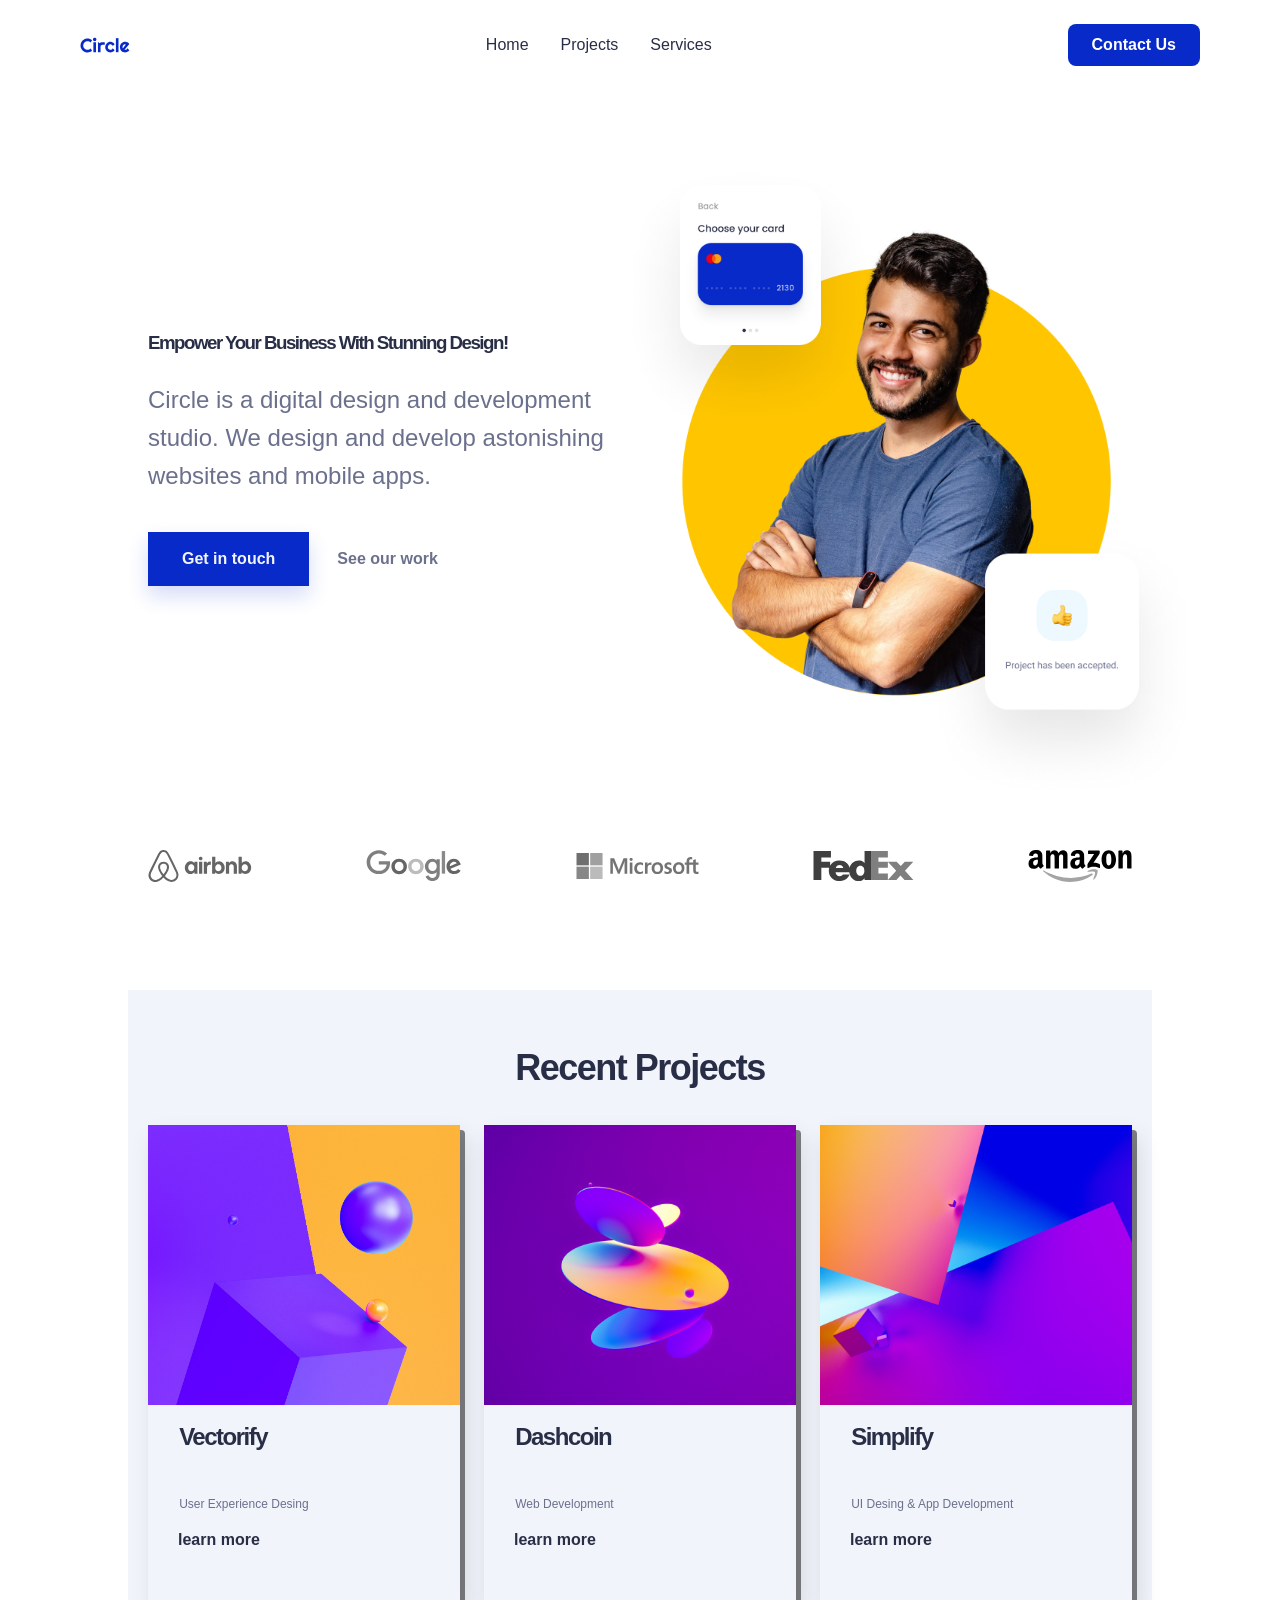
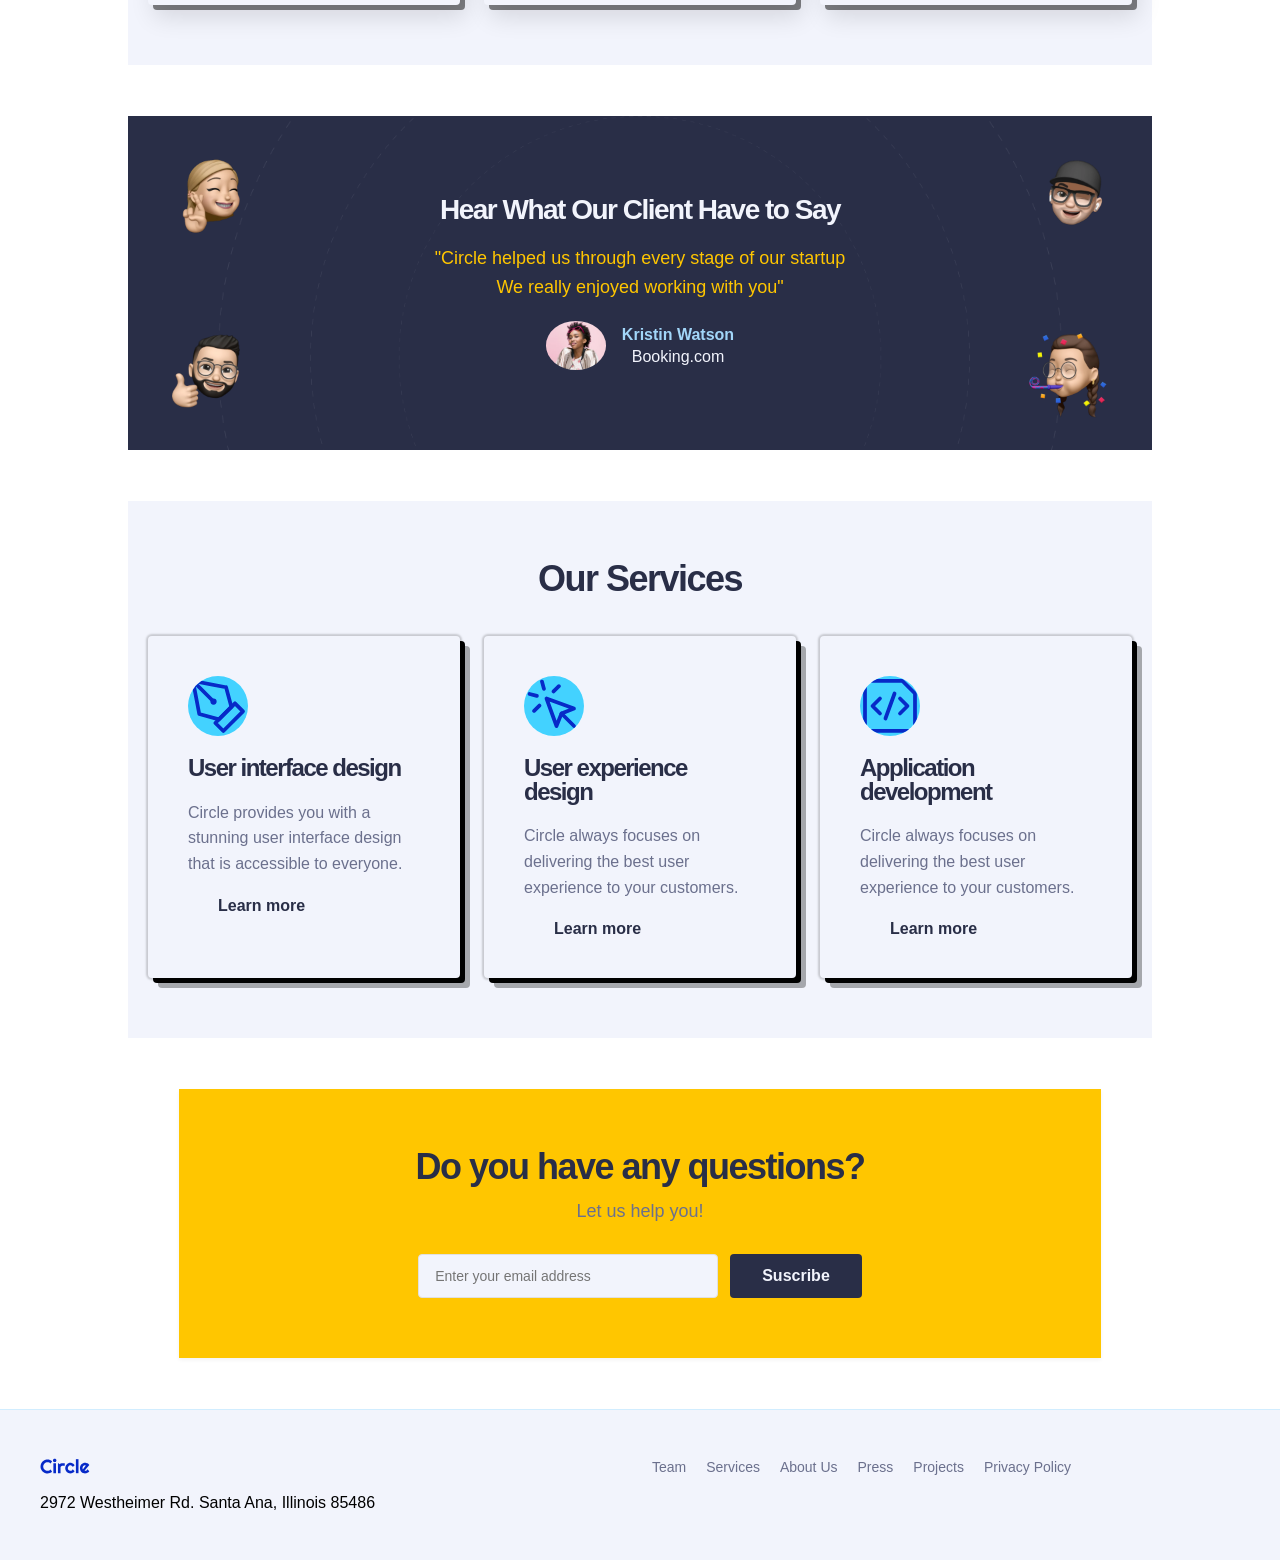
<file: index.html>
<!doctype html>
<html lang="en">
  <head>
    <meta charset="UTF-8" />
    <meta name="viewport" content="width=device-width, initial-scale=1.0" />
    <link rel="stylesheet" href="./css/global.css" />
    <link rel="stylesheet" href="./css/index.css" />
    <link rel="stylesheet" href="./css/styleResponsive.css" />
   
    <title>Circle</title>
  </head>
  <body>
    <header class="header">
      <nav class="header-inner">
        <img
          src="./assets/logos/circle.svg"
          alt="Logo de circle"
          class="logo"
        />
        <!-- menu_de_navegacion -->
        <input type="checkbox" id="menu-toggle" class="menu-toggle" />
        <label for="menu-toggle" class="hamburger">☰</label>
        <nav class="menu">
          <ul>
            <li><a href="#">Home</a></li>
            <li><a href="#projects">Projects</a></li>
            <li><a href="#services">Services</a></li>
          </ul>
        </nav>

        <button class="btn-contact"><a href="./page/formulario.html">Contact Us</a></button>
      </nav>
    </header>

    <article>
      <!-- Primera seccion -->
      <section class="section1">
        <div class="section1-container">
          <div class="part-One-Section-One">
            <h1>Empower Your Business With Stunning Design!</h1>
            <p>
              Circle is a digital design and development studio. We design and
              develop astonishing websites and mobile apps.
            </p>

            <div class="buttons">
              <a href="#newsletter" class="btn-primary">Get in touch</a>
              <a href="#projects" class="btn-secondary">See our work</a>
            </div>
          </div>

          <div class="part-One-Section-two">
            <img
              class="hero-main"
              src="./assets/hero-section/hero-image.png"
              alt="Hero image"
            />
            <video
              class="hero-video-player"
              src="./assets/hero-section/hero-video.mp4"
              alt="Hero video"
              preload="auto"
              muted
            ></video>
            <img
              class="hero-card card-top"
              src="./assets/hero-section/card-1.png"
              alt="Choose your card"
            />
            <img
              class="hero-card card-bottom"
              src="./assets/hero-section/card-2.png"
              alt="Project accepted"
            />
          </div>
        </div>

        <div class="part-One-Section-three">
          <a href="https://www.airbnb.com" target="_blank" rel="noopener noreferrer">
            <img src="./assets/logos/airbnb-logo.svg" alt="airbnb-logo" loading="lazy" />
          </a>
          <a href="https://www.google.com" target="_blank" rel="noopener noreferrer">
            <img src="./assets/logos/google-logo.svg" alt="google-logo" loading="lazy" />
          </a>
          <a href="https://www.microsoft.com" target="_blank" rel="noopener noreferrer">
            <img src="./assets/logos/microsoft-logo.svg" alt="microsoft-logo" loading="lazy" />
          </a>
          <a href="https://www.fedex.com" target="_blank" rel="noopener noreferrer">
            <img src="./assets/logos/fedex-logo.svg" alt="fedex-logo" loading="lazy" />
          </a>
          <a href="https://www.amazon.com" target="_blank" rel="noopener noreferrer">
            <img src="./assets/logos/amazon-logo.svg" alt="amazon-logo" loading="lazy" />
          </a>
        </div>
      </section>
      <!-- Segunda Seccion -->
      <section class="section2" id="projects">
        <h2>Recent Projects</h2>
        <div class="sectiontwo_container">
          <a href="./page/projectPage.html" class="part-two-target-One">
            <img class="oneImg" src="./assets/projects-section/1.jpg" alt="projects-section" loading="lazy" />
            <h3>Simplify</h3>
            <p>UI Desing & App Development</p>
            <span class="learn-more">learn more</span>
          </a>
          <a href="./page/projectPage.html" class="part-two-target-two">
            <img class="twoImg" src="./assets/projects-section/2.jpg" alt="projects-section2" loading="lazy" />
            <h3>Dashcoin</h3>
            <p>Web Development</p>
            <span class="learn-more">learn more</span>
          </a>
          <a href="./page/projectPage.html" class="part-two-target-three">
            <img class="threeImg" src="./assets/projects-section/3.jpg" alt="projects-section3" loading="lazy" />
            <h3>Vectorify</h3>
            <p>User Experience Desing</p>
            <span class="learn-more">learn more</span>
          </a>
        </div>
      </section>
      <!-- TerceraSección -->
      <section class="section3">
        <img
          src="./assets/testimonial-section/memoji-1.png"
          class="corner tl"
          alt=""
          loading="lazy"
        />
        <img
          src="./assets/testimonial-section/memoji-2.png"
          class="corner tr"
          alt=""
          loading="lazy"
        />
        <img
          src="./assets/testimonial-section/memoji-3.png"
          class="corner bl"
          alt=""
          loading="lazy"
        />
        <img
          src="./assets/testimonial-section/memoji-4.png"
          class="corner br"
          alt=""
          loading="lazy"
        />

        <div class="content">
          <h3>Hear What Our Client Have to Say</h3>
          <p class="testimonial">
            "Circle helped us through every stage of our startup <br />
            We really enjoyed working with you"
          </p>
          <div class="section-profile">
            <img
              src="./assets/testimonial-section/profile.png"
              class="profile"
              alt="imagenprofile"
              loading="lazy"
            />
            <div class="container-name-client">
              <p class="client-name">Kristin Watson</p>
              <p class="client-title">Booking.com</p>
            </div>
            
          </div>
        </div>
      </section>
      <!-- cuartaSeccion -->
      <section class="section4" id="services">
        <h2>Our Services</h2>
        <div class="sectionfour_container">
          <div class="part-four-target-One">
            <img
              class="oneIco"
              src="./assets/services-section/icons/1.svg"
              alt="projects-section"
              loading="lazy"
            />
            <h3>User interface design</h3>
            <p>
              Circle provides you with a stunning user interface design that is
              accessible to everyone.
            </p>
            <a href="#" class="learn-more">Learn more</a>
          </div>
          <div class="part-four-target-two">
            <img
              class="twoIco"
             src="./assets/services-section/icons/2.svg"
              alt="projects-section2"
              loading="lazy"
            />
            <h3>User experience design</h3>
            <p>
              Circle always focuses on delivering the best user experience to
              your customers.
            </p>
            <a href="#" class="learn-more">Learn more</a>
          </div>
          <div class="part-four-target-three">
            <img
              class="threeIco"
              src="./assets/services-section/icons/3.svg"
              alt="projects-section3"
              loading="lazy"
            />
            <h3>Application development</h3>
            <p>
              Circle always focuses on delivering the best user experience to
              your customers.
            </p>
            <a href="#html" class="learn-more">Learn more</a>
          </div>
        </div>
      </section>
      <!-- quitaSeccion -->
      <section id="newsletter">
        <h2>Do you have any questions?</h2>
        <p>Let us help you!</p>
        <div class="sectioFiveEmail">
          <input type="email"  placeholder="Enter your email address" class="email-input">
          <a href="./page/formulario.html" class="btn-submit">Suscribe</a>
        </div>
        
      </section>
    </article>
    <!-- Pie de pagina -->
    <footer class="piePage">
      <article class="footer-container">
        <section>
          <img
            src="./assets/logos/circle.svg"
            alt="Logo de circle"
            class="logo-footer">
          <p>2972 Westheimer Rd. Santa Ana, Illinois 85486</p>
          </section>
        <section>
          <ul class="footer-links">
            <li><a href="#">Team</a></li>
            <li><a href="#services">Services</a></li>
            <li><a href="#">About Us</a></li>
            <li><a href="#">Press</a></li>
            <li><a href="#projects">Projects</a></li>
            <li><a href="./page/error404.html">Privacy Policy</a></li>
          </ul>
        </section>
      </article>
    </footer>
    <script src="./JavaScript/global.js" defer></script>
    <script src="./JavaScript/index.js" defer></script>
    <script src="./JavaScript/heroVideoHover.js" defer></script>
    
    <!-- Service Worker Registration -->
    <script defer>
      if ('serviceWorker' in navigator) {
        window.addEventListener('load', () => {
          navigator.serviceWorker.register('./sw.js')
            .then(reg => {
              if (location.hostname === 'localhost') {
                console.log('✓ Service Worker registrado:', reg.scope);
              }
              
              // Detectar actualizaciones cada 5 segundos
              setInterval(() => {
                reg.update();
              }, 5000);
              
              // Cuando hay una actualización disponible, recargar página
              reg.addEventListener('updatefound', () => {
                const newWorker = reg.installing;
                newWorker.addEventListener('statechange', () => {
                  if (newWorker.state === 'installed' && navigator.serviceWorker.controller) {
                    // Nueva versión disponible, recargar
                    console.log('✓ Nueva versión disponible - recargando...');
                    window.location.reload();
                  }
                });
              });
            })
            .catch(err => {
              if (location.hostname === 'localhost') {
                console.error('✗ Error registrando SW:', err);
              }
            });
        });
      }
    </script>
  </body>
  
</html>
</file>
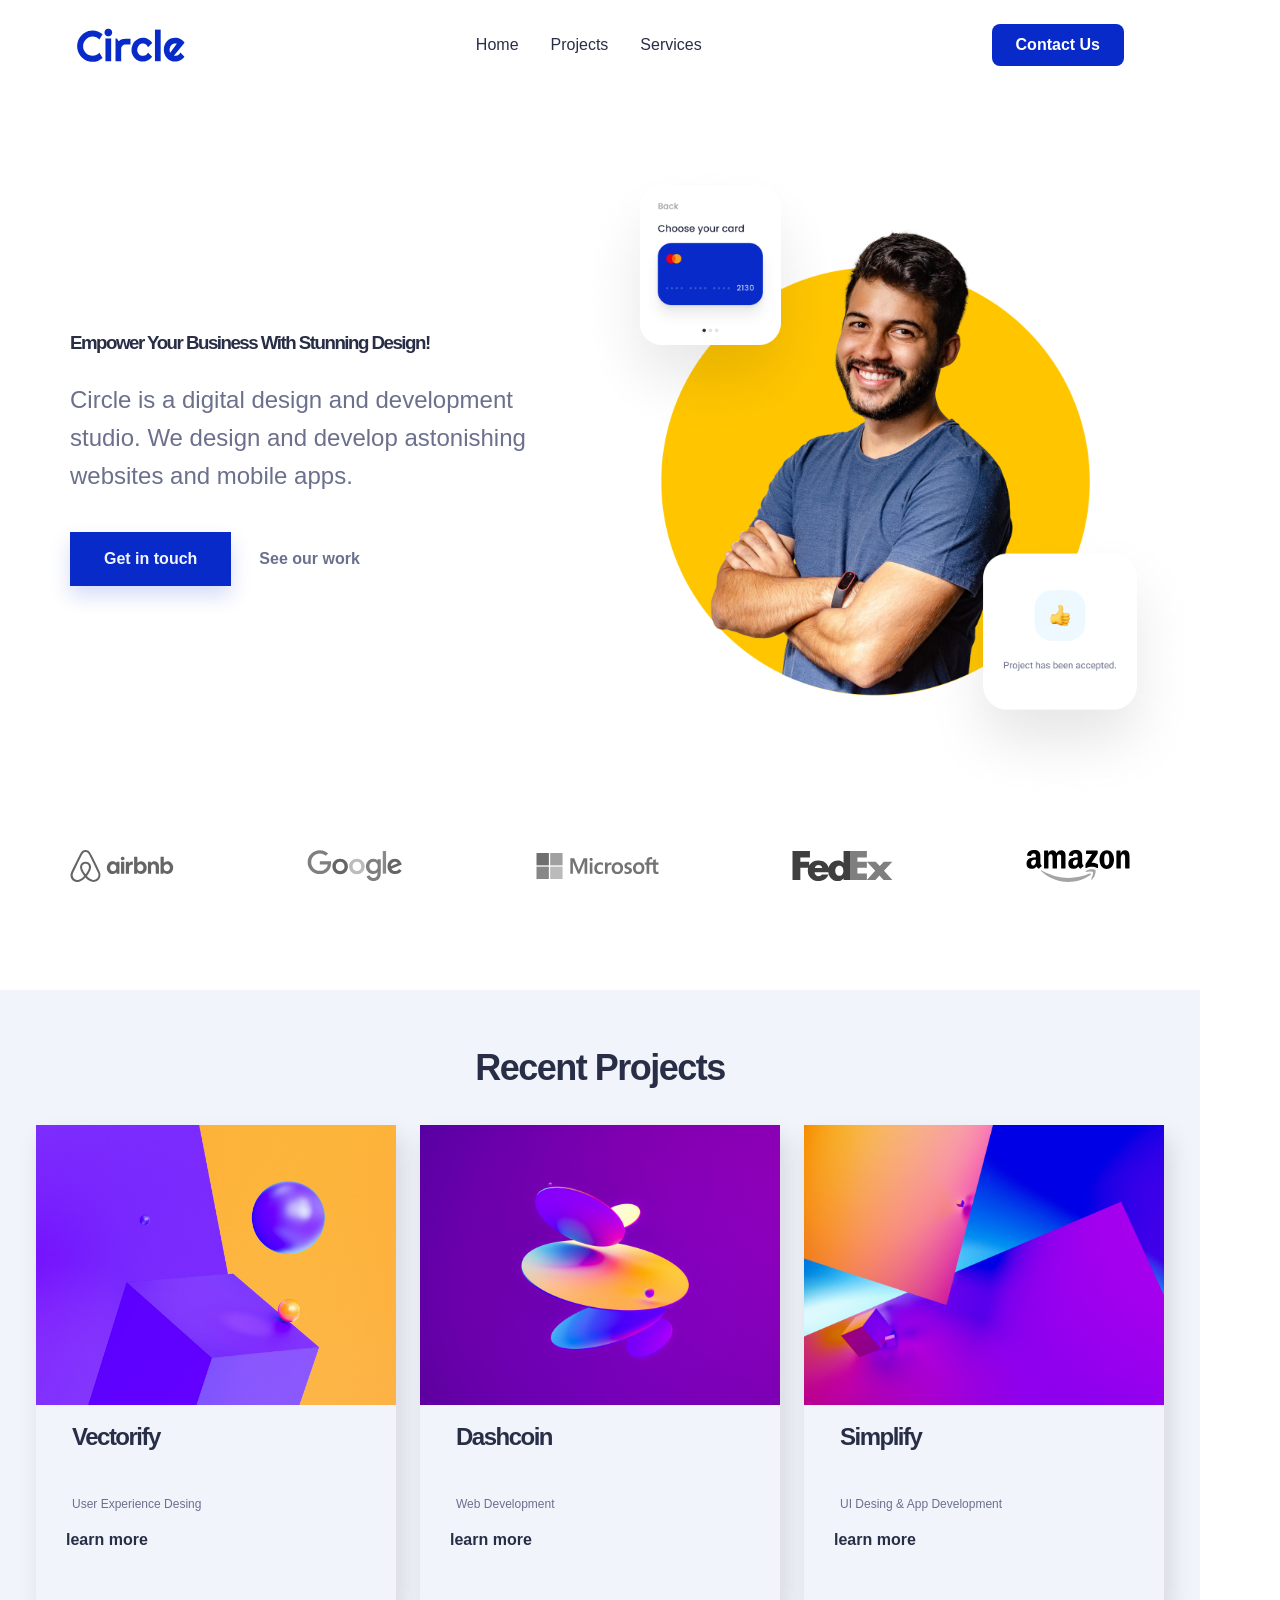
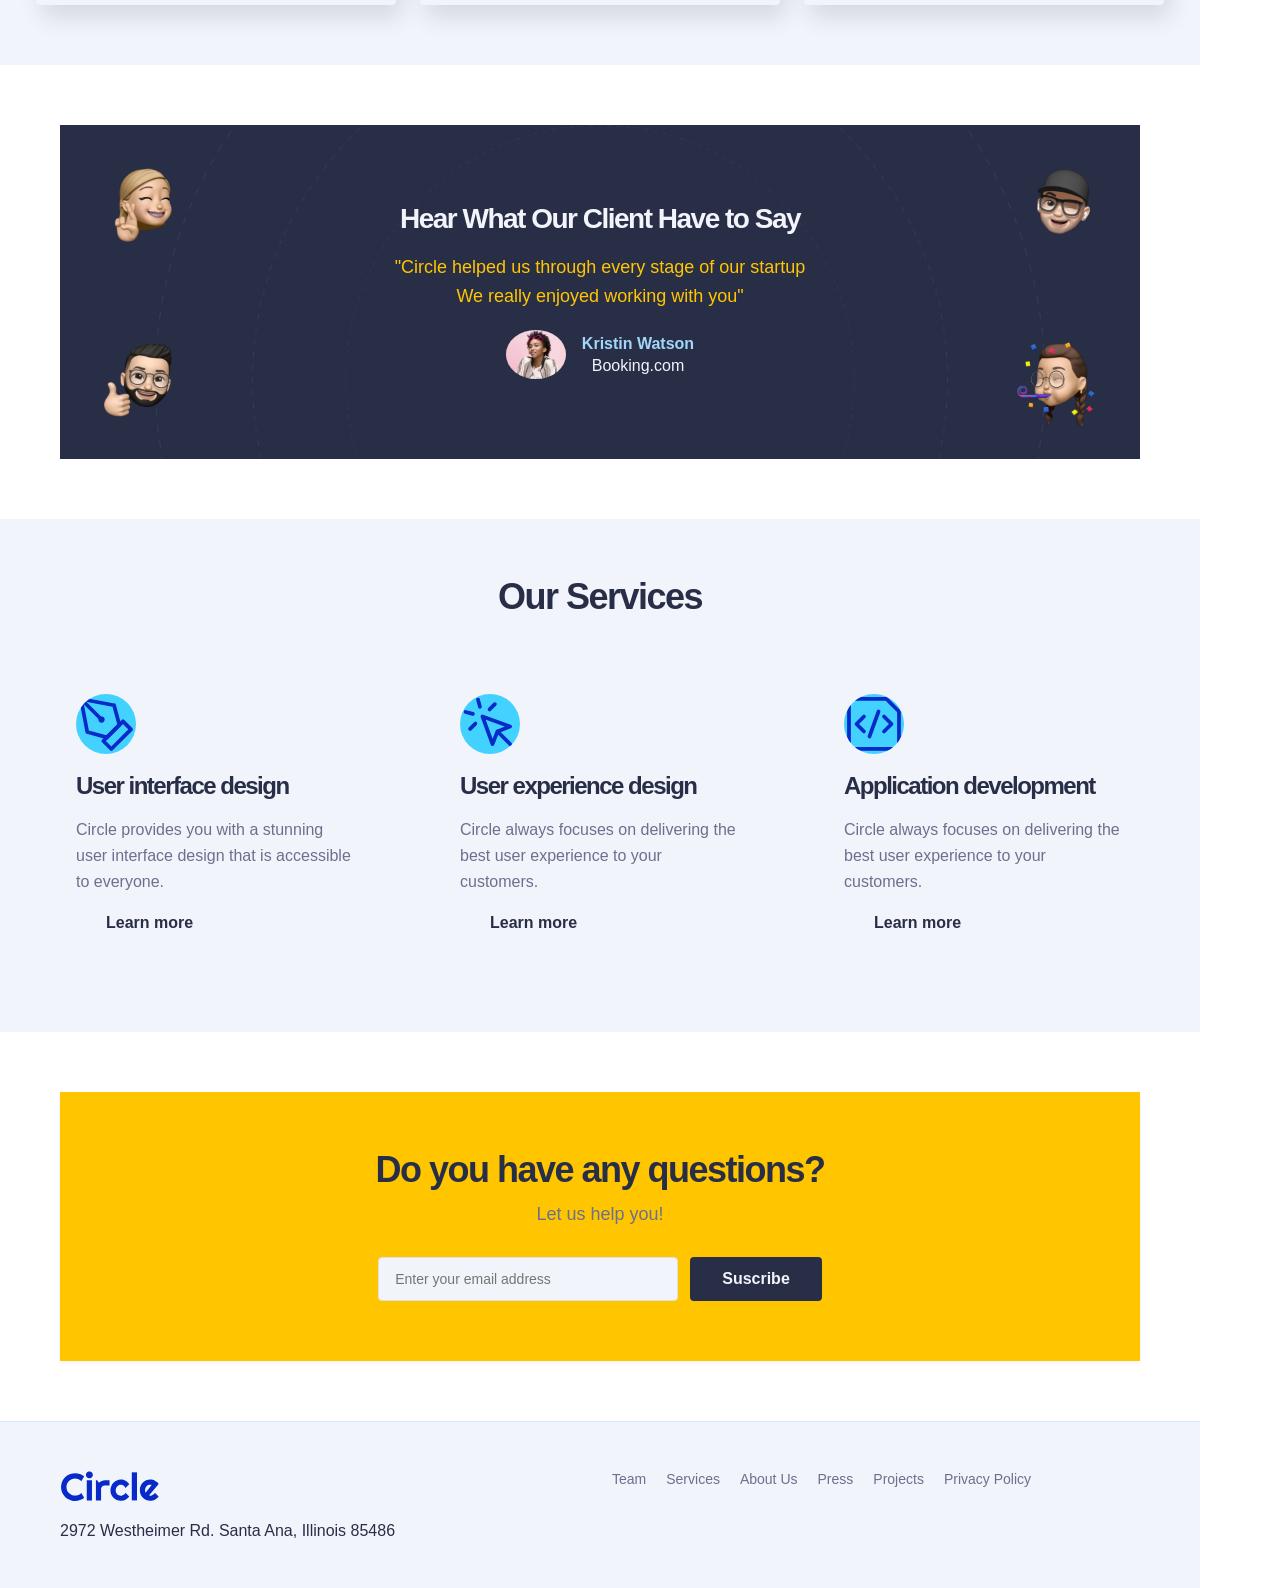
<file: Proyecto/index.html>
<!doctype html>
<html lang="en">
  <head>
    <meta charset="UTF-8" />
    <meta name="viewport" content="width=device-width, initial-scale=1.0" />
    <link rel="stylesheet" href="./css/styleResponsive.css" />
    <link rel="stylesheet" href="./css/global.css" />
    <link rel="stylesheet" href="./css/index.css" />
    <title>Circle</title>
  </head>
  <body>
    <header class="header">
      <nav class="header-inner">
        <img
          src="./assets/logos/circle.svg"
          alt="Logo de circle"
          class="logo"
        />
        <!-- menu_de_navegacion -->
        <input type="checkbox" id="menu-toggle" class="menu-toggle" />
        <label for="menu-toggle" class="hamburger">☰</label>
        <nav class="menu">
          <ul>
            <li><a href="#">Home</a></li>
            <li><a href="#projects">Projects</a></li>
            <li><a href="#services">Services</a></li>
          </ul>
        </nav>

        <button class="btn-contact"><a href="./page/formulario.html">Contact Us</a></button>
      </nav>
    </header>

    <article>
      <!-- Primera seccion -->
      <section class="section1">
        <div class="section1-container">
          <div class="part-One-Section-One">
            <h1>Empower Your Business With Stunning Design!</h1>
            <p>
              Circle is a digital design and development studio. We design and
              develop astonishing websites and mobile apps.
            </p>

            <div class="buttons">
              <a href="#newsletter" class="btn-primary">Get in touch</a>
              <a href="#projects" class="btn-secondary">See our work</a>
            </div>
          </div>

          <div class="part-One-Section-two">
            <img
              class="hero-main"
              src="./assets/hero-section/hero-image.png"
              alt="Hero image"
            />
            <video
              class="hero-video-player"
              src="./assets/hero-section/hero-video.mp4"
              alt="Hero video"
              preload="auto"
              muted
            ></video>
            <img
              class="hero-card card-top"
              src="./assets/hero-section/card-1.png"
              alt="Choose your card"
            />
            <img
              class="hero-card card-bottom"
              src="./assets/hero-section/card-2.png"
              alt="Project accepted"
            />
          </div>
        </div>

        <div class="part-One-Section-three">
          <a href="https://www.airbnb.com" target="_blank" rel="noopener noreferrer">
            <img src="./assets/logos/airbnb-logo.svg" alt="airbnb-logo" loading="lazy" />
          </a>
          <a href="https://www.google.com" target="_blank" rel="noopener noreferrer">
            <img src="./assets/logos/google-logo.svg" alt="google-logo" loading="lazy" />
          </a>
          <a href="https://www.microsoft.com" target="_blank" rel="noopener noreferrer">
            <img src="./assets/logos/microsoft-logo.svg" alt="microsoft-logo" loading="lazy" />
          </a>
          <a href="https://www.fedex.com" target="_blank" rel="noopener noreferrer">
            <img src="./assets/logos/fedex-logo.svg" alt="fedex-logo" loading="lazy" />
          </a>
          <a href="https://www.amazon.com" target="_blank" rel="noopener noreferrer">
            <img src="./assets/logos/amazon-logo.svg" alt="amazon-logo" loading="lazy" />
          </a>
        </div>
      </section>
      <!-- Segunda Seccion -->
      <section class="section2" id="projects">
        <h2>Recent Projects</h2>
        <div class="sectiontwo_container">
          <a href="./page/projectPage.html" class="part-two-target-One">
            <img class="oneImg" src="./assets/projects-section/1.jpg" alt="projects-section" loading="lazy" />
            <h3>Simplify</h3>
            <p>UI Desing & App Development</p>
            <span class="learn-more">learn more</span>
          </a>
          <a href="./page/projectPage.html" class="part-two-target-two">
            <img class="twoImg" src="./assets/projects-section/2.jpg" alt="projects-section2" loading="lazy" />
            <h3>Dashcoin</h3>
            <p>Web Development</p>
            <span class="learn-more">learn more</span>
          </a>
          <a href="./page/projectPage.html" class="part-two-target-three">
            <img class="threeImg" src="./assets/projects-section/3.jpg" alt="projects-section3" loading="lazy" />
            <h3>Vectorify</h3>
            <p>User Experience Desing</p>
            <span class="learn-more">learn more</span>
          </a>
        </div>
      </section>
      <!-- TerceraSección -->
      <section class="section3">
        <img
          src="./assets/testimonial-section/memoji-1.png"
          class="corner tl"
          alt=""
          loading="lazy"
        />
        <img
          src="./assets/testimonial-section/memoji-2.png"
          class="corner tr"
          alt=""
          loading="lazy"
        />
        <img
          src="./assets/testimonial-section/memoji-3.png"
          class="corner bl"
          alt=""
          loading="lazy"
        />
        <img
          src="./assets/testimonial-section/memoji-4.png"
          class="corner br"
          alt=""
          loading="lazy"
        />

        <div class="content">
          <h3>Hear What Our Client Have to Say</h3>
          <p class="testimonial">
            "Circle helped us through every stage of our startup <br />
            We really enjoyed working with you"
          </p>
          <div class="section-profile">
            <img
              src="./assets/testimonial-section/profile.png"
              class="profile"
              alt="imagenprofile"
              loading="lazy"
            />
            <div class="container-name-client">
              <p class="client-name">Kristin Watson</p>
              <p class="client-title">Booking.com</p>
            </div>
            
          </div>
        </div>
      </section>
      <!-- cuartaSeccion -->
      <section class="section4" id="services">
        <h2>Our Services</h2>
        <div class="sectionfour_container">
          <div class="part-four-target-One">
            <img
              class="oneIco"
              src="./assets/services-section/icons/1.svg"
              alt="projects-section"
              loading="lazy"
            />
            <h3>User interface design</h3>
            <p>
              Circle provides you with a stunning user interface design that is
              accessible to everyone.
            </p>
            <a href="#" class="learn-more">Learn more</a>
          </div>
          <div class="part-four-target-two">
            <img
              class="twoIco"
             src="./assets/services-section/icons/2.svg"
              alt="projects-section2"
              loading="lazy"
            />
            <h3>User experience design</h3>
            <p>
              Circle always focuses on delivering the best user experience to
              your customers.
            </p>
            <a href="#" class="learn-more">Learn more</a>
          </div>
          <div class="part-four-target-three">
            <img
              class="threeIco"
              src="./assets/services-section/icons/3.svg"
              alt="projects-section3"
              loading="lazy"
            />
            <h3>Application development</h3>
            <p>
              Circle always focuses on delivering the best user experience to
              your customers.
            </p>
            <a href="#html" class="learn-more">Learn more</a>
          </div>
        </div>
      </section>
      <!-- quitaSeccion -->
      <section id="newsletter">
        <h2>Do you have any questions?</h2>
        <p>Let us help you!</p>
        <div class="sectioFiveEmail">
          <input type="email"  placeholder="Enter your email address" class="email-input">
          <a href="./page/formulario.html" class="btn-submit">Suscribe</a>
        </div>
        
      </section>
    </article>
    <!-- Pie de pagina -->
    <footer class="piePage">
      <article class="footer-container">
        <section>
          <img
            src="./assets/logos/circle.svg"
            alt="Logo de circle"
            class="logo-footer">
          <p>2972 Westheimer Rd. Santa Ana, Illinois 85486</p>
          </section>
        <section>
          <ul class="footer-links">
            <li><a href="#">Team</a></li>
            <li><a href="#services">Services</a></li>
            <li><a href="#">About Us</a></li>
            <li><a href="#">Press</a></li>
            <li><a href="#projects">Projects</a></li>
            <li><a href="./page/error404.html">Privacy Policy</a></li>
          </ul>
        </section>
      </article>
    </footer>
    <script src="./JavaScript/global.js" defer></script>
    <script src="./JavaScript/index.js" defer></script>
    <script src="./JavaScript/heroVideoHover.js" defer></script>
    
    <!-- Service Worker Registration -->
    <script defer>
      if ('serviceWorker' in navigator) {
        window.addEventListener('load', () => {
          navigator.serviceWorker.register('./sw.js')
            .then(reg => {
              if (location.hostname === 'localhost') {
                console.log('✓ Service Worker registrado:', reg.scope);
              }
              
              // Detectar actualizaciones cada 5 segundos
              setInterval(() => {
                reg.update();
              }, 5000);
              
              // Cuando hay una actualización disponible, recargar página
              reg.addEventListener('updatefound', () => {
                const newWorker = reg.installing;
                newWorker.addEventListener('statechange', () => {
                  if (newWorker.state === 'installed' && navigator.serviceWorker.controller) {
                    // Nueva versión disponible, recargar
                    console.log('✓ Nueva versión disponible - recargando...');
                    window.location.reload();
                  }
                });
              });
            })
            .catch(err => {
              if (location.hostname === 'localhost') {
                console.error('✗ Error registrando SW:', err);
              }
            });
        });
      }
    </script>
  </body>
  
</html>
</file>
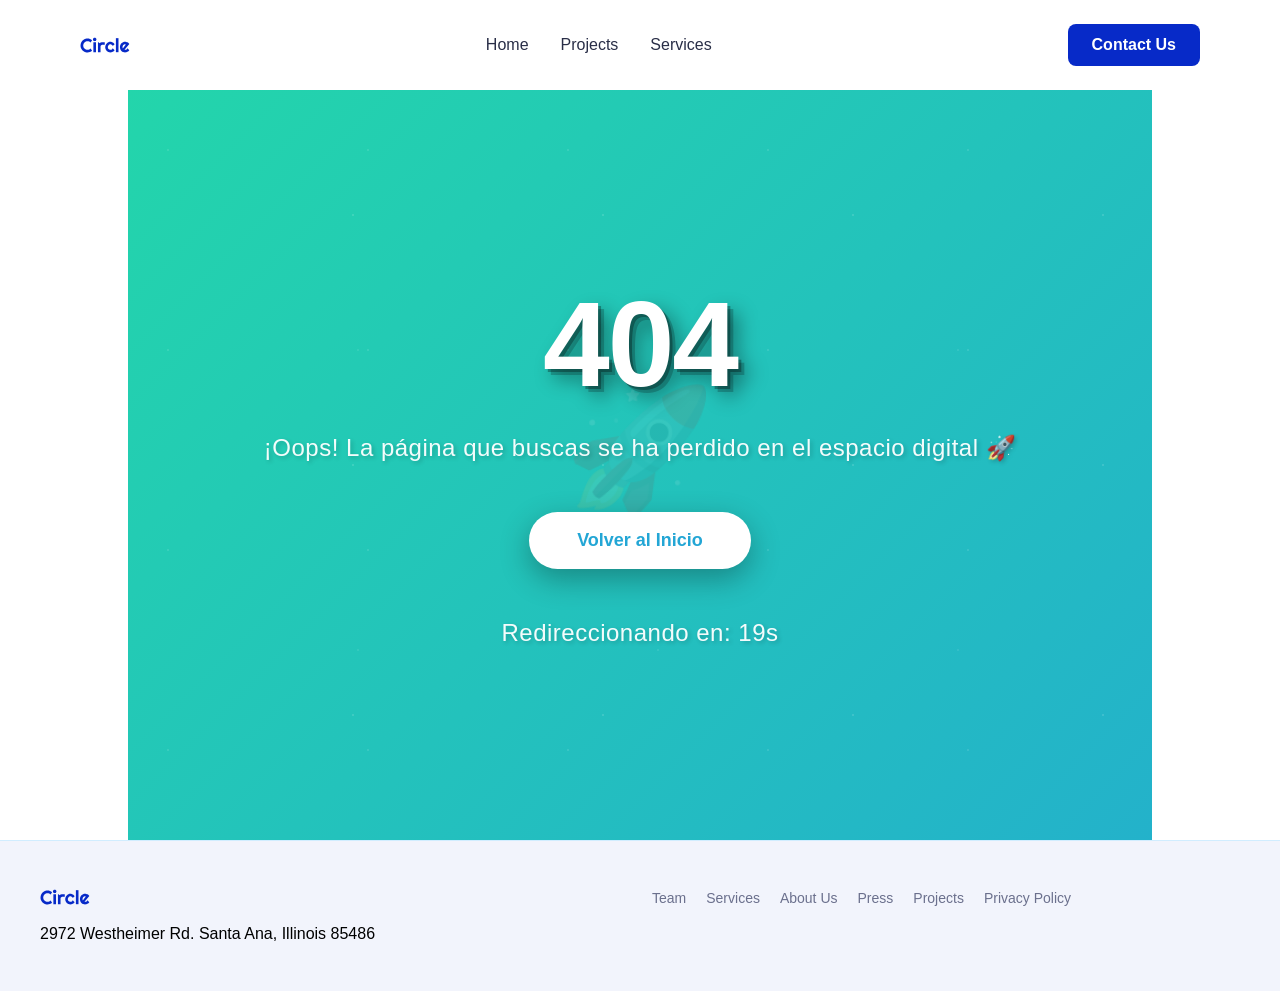
<file: page/error404.html>
<!doctype html>
<html lang="en">
  <head>
    <meta charset="UTF-8" />
    <meta name="viewport" content="width=device-width, initial-scale=1.0" />
    <link rel="stylesheet" href="../css/global.css" />
    <link rel="stylesheet" href="../css/erro404.css" />
    <link rel="stylesheet" href="../css/styleResponsive.css" />
    <title>Circle</title>
  </head>
  <body>
    <header class="header">
      <nav class="header-inner">
        <img
          src="../assets/logos/circle.svg"
          alt="Logo de circle"
          class="logo"
        />
        <input type="checkbox" id="menu-toggle" class="menu-toggle" />
        <label for="menu-toggle" class="hamburger">☰</label>
        <nav class="menu">
          <ul>
            <li><a href="../index.html">Home</a></li>
            <li><a href="../index.html">Projects</a></li>
            <li><a href="../page/formulario.html">Services</a></li>
          </ul>
        </nav>

        <button class="btn-contact">Contact Us</button>
      </nav>
    </header>
    
    <div id="content">
        <h1>404</h1>
        <p>¡Oops! La página que buscas se ha perdido en el espacio digital 🚀</p>
        <a href="../index.html" class="btn">Volver al Inicio</a>
    </div>

    <!-- Pie de pagina -->
    <footer class="piePage">
      <article class="footer-container">
        <section>
          <img
            src="../assets/logos/circle.svg"
            alt="Logo de circle"
            class="logo-footer">
          <p>2972 Westheimer Rd. Santa Ana, Illinois 85486</p>
          </section>
        <section>
          <ul class="footer-links">
            <li><a href="#">Team</a></li>
            <li><a href="#">Services</a></li>
            <li><a href="#">About Us</a></li>
            <li><a href="#">Press</a></li>
            <li><a href="#">Projects</a></li>
            <li><a href="#">Privacy Policy</a></li>
          </ul>
        </section>
      </article>
    </footer>
    <script src="../JavaScript/global.js" defer></script>
    <script src="../JavaScript/error404.js" defer></script>
    
    <!-- Service Worker Registration -->
    <script defer>
      if ('serviceWorker' in navigator) {
        window.addEventListener('load', () => {
          navigator.serviceWorker.register('../sw.js')
            .then(reg => {
              if (location.hostname === 'localhost') {
                console.log('✓ Service Worker registrado:', reg.scope);
              }
              
              // Detectar actualizaciones cada 5 segundos
              setInterval(() => {
                reg.update();
              }, 5000);
              
              // Cuando hay una actualización disponible, recargar página
              reg.addEventListener('updatefound', () => {
                const newWorker = reg.installing;
                newWorker.addEventListener('statechange', () => {
                  if (newWorker.state === 'installed' && navigator.serviceWorker.controller) {
                    console.log('✓ Nueva versión disponible - recargando...');
                    window.location.reload();
                  }
                });
              });
            })
            .catch(err => {
              if (location.hostname === 'localhost') {
                console.error('✗ Error registrando SW:', err);
              }
            });
        });
      }
    </script>
  </body>
</html>
</file>
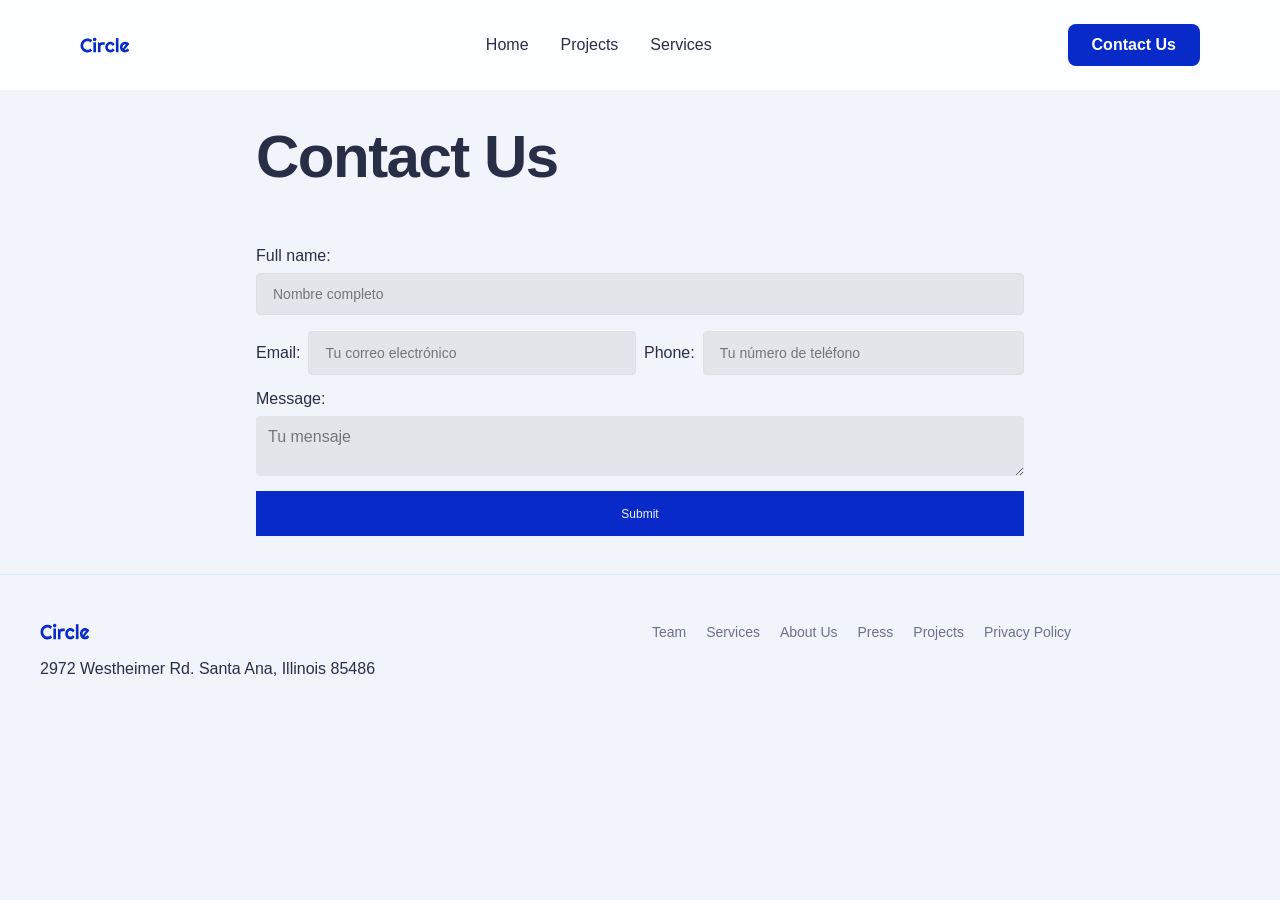
<file: page/formulario.html>
<!doctype html>
<html lang="en">
  <head>
    <meta charset="UTF-8" />
    <meta name="viewport" content="width=device-width, initial-scale=1.0" />
    <link rel="stylesheet" href="../css/global.css" />
    <link rel="stylesheet" href="../css/formulario.css" />
    <link rel="stylesheet" href="../css/styleResponsive.css" />
    
    <title>Circle</title>
  </head>
  <body>
    <header class="header">
      <nav class="header-inner">
        <img
          src="../assets/logos/circle.svg"
          alt="Logo de circle"
          class="logo"
        />
        <!-- menu_de_navegacion -->
        <input type="checkbox" id="menu-toggle" class="menu-toggle" />
        <label for="menu-toggle" class="hamburger">☰</label>
        <nav class="menu">
           <ul>
            <li><a href="../index.html">Home</a></li>
            <li><a href="../index.html">Projects</a></li>
            <li><a href="../page/formulario.html">Services</a></li>
          </ul>
        </nav>

        <button class="btn-contact">Contact Us</button>
      </nav>
    </header>
    <form class="section_Formulary">
      <h1 class="title">Contact Us</h1>
      <div class="form-group">
        <label for="name">Full name:</label>
        <input type="text" id="name" name="name"  placeholder="Nombre completo"required>
      </div>
      <div class="form-group_diferent">
        <div class="form-group_diferent">
          <label for="email">Email:</label>
          <input type="email" id="email" name="email" placeholder="Tu correo electrónico" required> 
        </div>
        <div class="form-group_diferent">
          <label for="phone">Phone:</label>
          <input type="tel" id="phone" name="phone" placeholder="Tu número de teléfono" required>
        </div>
      </div>

      <div class="form-group">
        <label for="message">Message:</label>
        <textarea id="message" name="message" placeholder="Tu mensaje" required></textarea>
      </div>
      <button class="container_form_button" type="submit">Submit</button>
    </form>

    <!-- Pie de pagina -->
    <footer class="piePage">
      <article class="footer-container">
        <section>
          <img
            src="../assets/logos/circle.svg"
            alt="Logo de circle"
            class="logo-footer">
          <p>2972 Westheimer Rd. Santa Ana, Illinois 85486</p>
          </section>
        <section>
          <ul class="footer-links">
            <li><a href="#">Team</a></li>
            <li><a href="#services">Services</a></li>
            <li><a href="#">About Us</a></li>
            <li><a href="#">Press</a></li>
            <li><a href="#projects">Projects</a></li>
            <li><a href="./error404.html">Privacy Policy</a></li>
          </ul>
        </section>
      </article>
    </footer>
    <script src="../JavaScript/global.js" defer></script>
    <script src="../JavaScript/formulario.js" defer></script>
    
    <!-- Service Worker Registration -->
    <script defer>
      if ('serviceWorker' in navigator) {
        window.addEventListener('load', () => {
          navigator.serviceWorker.register('../sw.js')
            .then(reg => {
              if (location.hostname === 'localhost') {
                console.log('✓ Service Worker registrado:', reg.scope);
              }
              
              // Detectar actualizaciones cada 5 segundos
              setInterval(() => {
                reg.update();
              }, 5000);
              
              // Cuando hay una actualización disponible, recargar página
              reg.addEventListener('updatefound', () => {
                const newWorker = reg.installing;
                newWorker.addEventListener('statechange', () => {
                  if (newWorker.state === 'installed' && navigator.serviceWorker.controller) {
                    console.log('✓ Nueva versión disponible - recargando...');
                    window.location.reload();
                  }
                });
              });
            })
            .catch(err => {
              if (location.hostname === 'localhost') {
                console.error('✗ Error registrando SW:', err);
              }
            });
        });
      }
    </script>
  </body>
</html>
</file>
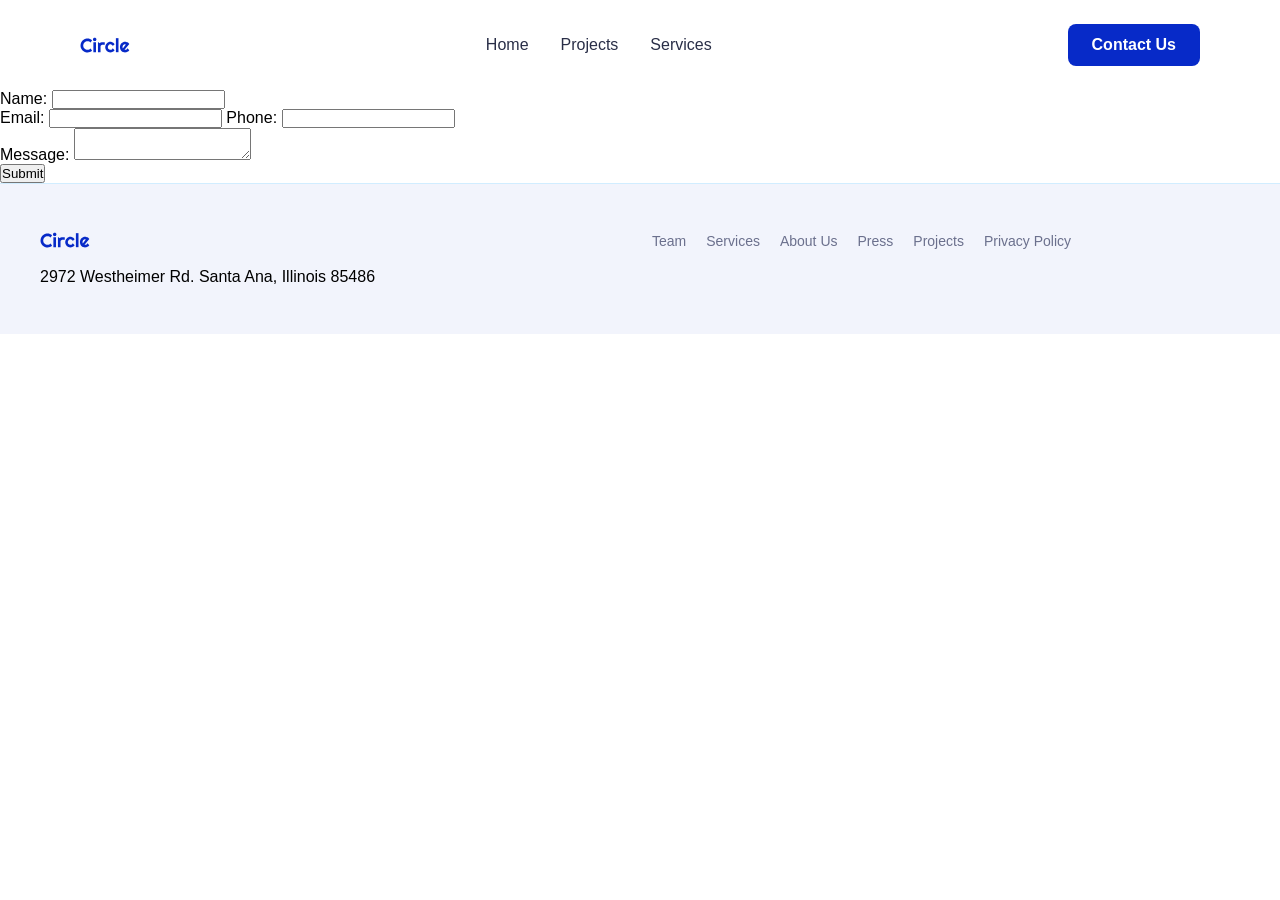
<file: Proyecto/formulario.html>
<!doctype html>
<html lang="en">
  <head>
    <meta charset="UTF-8" />
    <meta name="viewport" content="width=device-width, initial-scale=1.0" />
    <link rel="stylesheet" href="../css/global.css" />
    <link rel="stylesheet" href="../css/styleResponsive.css" />

    <title>Circle</title>
  </head>
  <body>
    <header class="header">
      <nav class="header-inner">
        <img
          src="../assets/logos/circle.svg"
          alt="Logo de circle"
          class="logo"
        />
        <!-- menu_de_navegacion -->
        <label for="menu-toggle" class="hamburger">☰</label>
        <nav class="menu">
          <ul>
            <li><a href="#">Home</a></li>
            <li><a href="#projects">Projects</a></li>
            <li><a href="#services">Services</a></li>
          </ul>
        </nav>

        <button class="btn-contact">Contact Us</button>
      </nav>
    </header>
    
    <form action="container_form">
      <div class="form-group">
        <label for="name">Name:</label>
        <input type="text" id="name" name="name" required>
      </div>
      <div class="form-group">
        <label for="email">Email:</label>
        <input type="email" id="email" name="email" required>
        <label for="Phone">Phone:</label>
        <input type="tel" id="phone" name="phone" required>
      </div>

      <div class="form-group">
        <label for="message">Message:</label>
        <textarea id="message" name="message" required></textarea>
      </div>
      <button type="submit">Submit</button>
    </form>

    <!-- Pie de pagina -->
    <footer class="piePage">
      <article class="footer-container">
        <section>
          <img
            src="../assets/logos/circle.svg"
            alt="Logo de circle"
            class="logo-footer">
          <p>2972 Westheimer Rd. Santa Ana, Illinois 85486</p>
          </section>
        <section>
          <ul class="footer-links">
            <li><a href="#">Team</a></li>
            <li><a href="#services">Services</a></li>
            <li><a href="#">About Us</a></li>
            <li><a href="#">Press</a></li>
            <li><a href="#projects">Projects</a></li>
            <li><a href="#">Privacy Policy</a></li>
          </ul>
        </section>
      </article>
    </footer>
  </body>
</html>
</file>
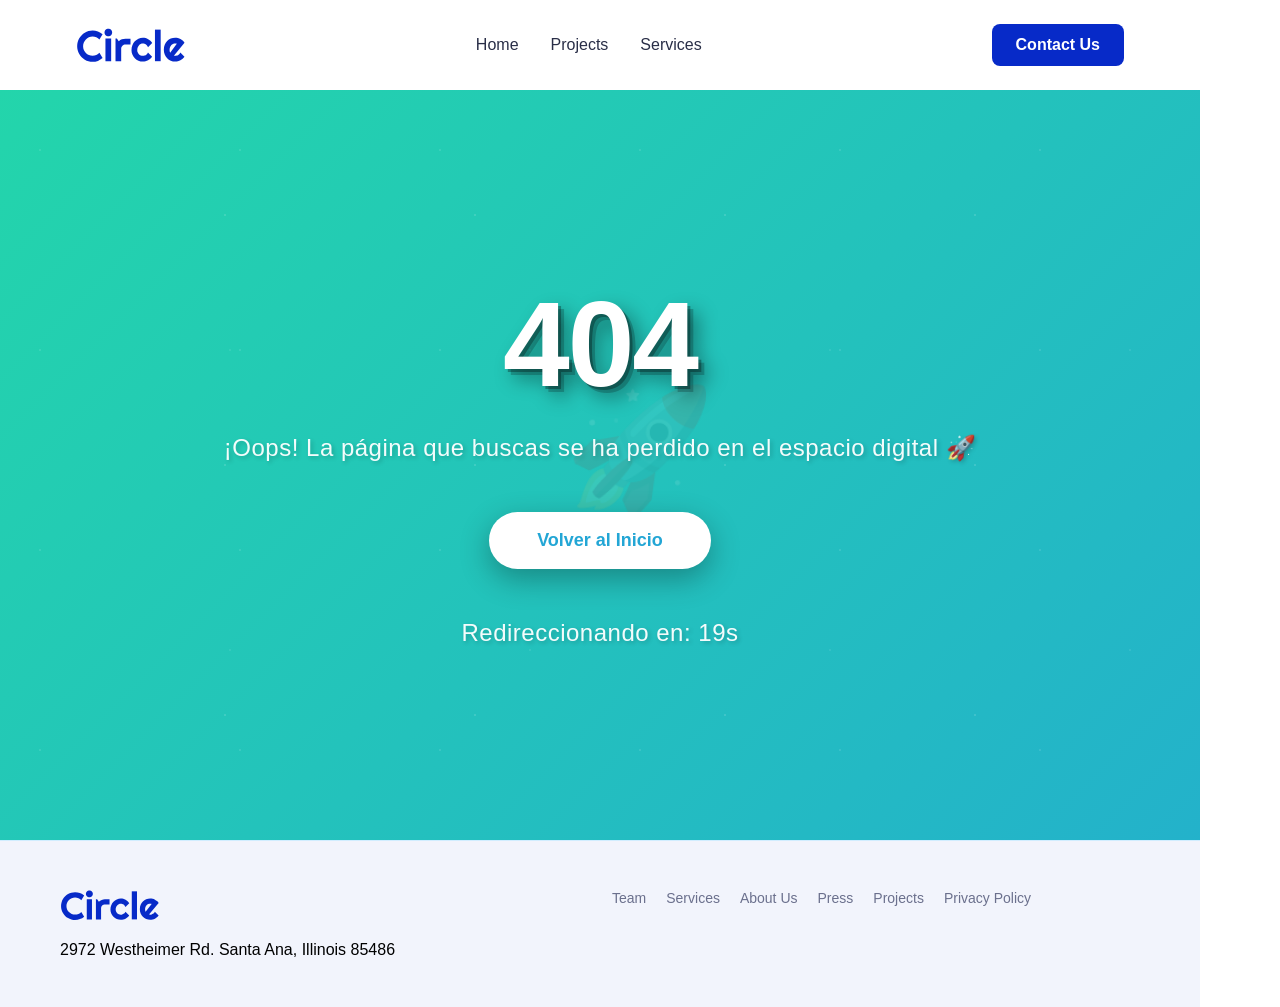
<file: Proyecto/page/error404.html>
<!doctype html>
<html lang="en">
  <head>
    <meta charset="UTF-8" />
    <meta name="viewport" content="width=device-width, initial-scale=1.0" />
    <link rel="stylesheet" href="../css/global.css" />
    <link rel="stylesheet" href="../css/styleResponsive.css" />
    <link rel="stylesheet" href="../css/erro404.css" />
    <title>Circle</title>
  </head>
  <body>
    <header class="header">
      <nav class="header-inner">
        <img
          src="../assets/logos/circle.svg"
          alt="Logo de circle"
          class="logo"
        />
        <input type="checkbox" id="menu-toggle" class="menu-toggle" />
        <label for="menu-toggle" class="hamburger">☰</label>
        <nav class="menu">
          <ul>
            <li><a href="../index.html">Home</a></li>
            <li><a href="../index.html">Projects</a></li>
            <li><a href="../page/formulario.html">Services</a></li>
          </ul>
        </nav>

        <button class="btn-contact">Contact Us</button>
      </nav>
    </header>
    
    <div id="content">
        <h1>404</h1>
        <p>¡Oops! La página que buscas se ha perdido en el espacio digital 🚀</p>
        <a href="../index.html" class="btn">Volver al Inicio</a>
    </div>

    <!-- Pie de pagina -->
    <footer class="piePage">
      <article class="footer-container">
        <section>
          <img
            src="../assets/logos/circle.svg"
            alt="Logo de circle"
            class="logo-footer">
          <p>2972 Westheimer Rd. Santa Ana, Illinois 85486</p>
          </section>
        <section>
          <ul class="footer-links">
            <li><a href="#">Team</a></li>
            <li><a href="#">Services</a></li>
            <li><a href="#">About Us</a></li>
            <li><a href="#">Press</a></li>
            <li><a href="#">Projects</a></li>
            <li><a href="#">Privacy Policy</a></li>
          </ul>
        </section>
      </article>
    </footer>
    <script src="../JavaScript/global.js" defer></script>
    <script src="../JavaScript/error404.js" defer></script>
    
    <!-- Service Worker Registration -->
    <script defer>
      if ('serviceWorker' in navigator) {
        window.addEventListener('load', () => {
          navigator.serviceWorker.register('../sw.js')
            .then(reg => {
              if (location.hostname === 'localhost') {
                console.log('✓ Service Worker registrado:', reg.scope);
              }
              
              // Detectar actualizaciones cada 5 segundos
              setInterval(() => {
                reg.update();
              }, 5000);
              
              // Cuando hay una actualización disponible, recargar página
              reg.addEventListener('updatefound', () => {
                const newWorker = reg.installing;
                newWorker.addEventListener('statechange', () => {
                  if (newWorker.state === 'installed' && navigator.serviceWorker.controller) {
                    console.log('✓ Nueva versión disponible - recargando...');
                    window.location.reload();
                  }
                });
              });
            })
            .catch(err => {
              if (location.hostname === 'localhost') {
                console.error('✗ Error registrando SW:', err);
              }
            });
        });
      }
    </script>
  </body>
</html>
</file>
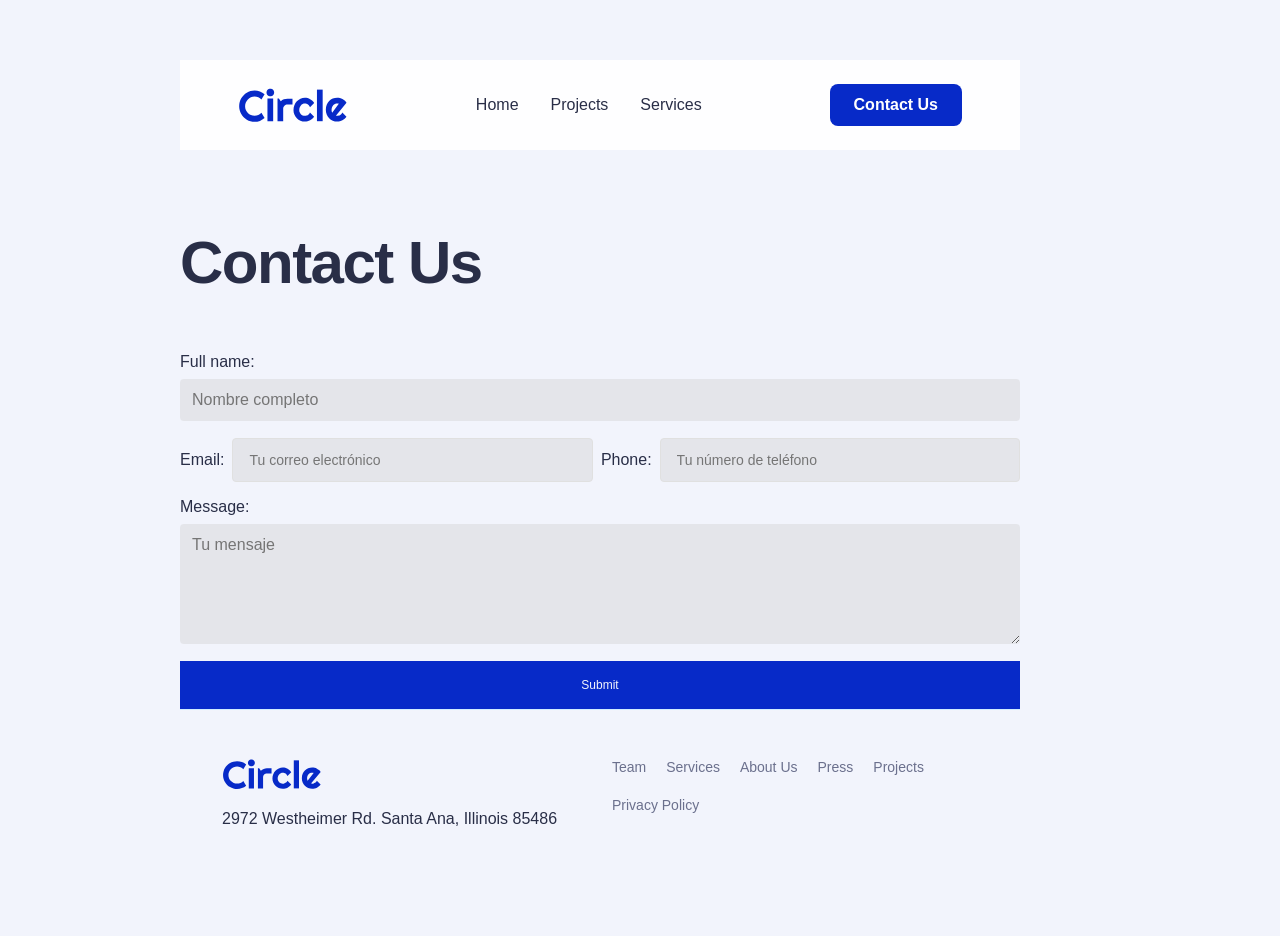
<file: Proyecto/page/formulario.html>
<!doctype html>
<html lang="en">
  <head>
    <meta charset="UTF-8" />
    <meta name="viewport" content="width=device-width, initial-scale=1.0" />
    <link rel="stylesheet" href="../css/global.css" />
    <link rel="stylesheet" href="../css/styleResponsive.css" />
    <link rel="stylesheet" href="../css/formulario.css" />

    <title>Circle</title>
  </head>
  <body>
    <header class="header">
      <nav class="header-inner">
        <img
          src="../assets/logos/circle.svg"
          alt="Logo de circle"
          class="logo"
        />
        <!-- menu_de_navegacion -->
        <input type="checkbox" id="menu-toggle" class="menu-toggle" />
        <label for="menu-toggle" class="hamburger">☰</label>
        <nav class="menu">
           <ul>
            <li><a href="../index.html">Home</a></li>
            <li><a href="../index.html">Projects</a></li>
            <li><a href="../page/formulario.html">Services</a></li>
          </ul>
        </nav>

        <button class="btn-contact">Contact Us</button>
      </nav>
    </header>

    
    <form >
      <h1 class="title">Contact Us</h1>
      <div class="form-group">
        <label for="name">Full name:</label>
        <input type="text" id="name" name="name"  placeholder="Nombre completo"required>
      </div>
      <div class="form-group_diferent">
        <label for="email">Email:</label>
        <input type="email" id="email" name="email" placeholder="Tu correo electrónico" required>
        <label for="phone">Phone:</label>
        <input type="tel" id="phone" name="phone" placeholder="Tu número de teléfono" required>
      </div>

      <div class="form-group">
        <label for="message">Message:</label>
        <textarea id="message" name="message" placeholder="Tu mensaje" required></textarea>
      </div>
      <button class="container_form_button" type="submit">Submit</button>
    </form>

    <!-- Pie de pagina -->
    <footer class="piePage">
      <article class="footer-container">
        <section>
          <img
            src="../assets/logos/circle.svg"
            alt="Logo de circle"
            class="logo-footer">
          <p>2972 Westheimer Rd. Santa Ana, Illinois 85486</p>
          </section>
        <section>
          <ul class="footer-links">
            <li><a href="#">Team</a></li>
            <li><a href="#services">Services</a></li>
            <li><a href="#">About Us</a></li>
            <li><a href="#">Press</a></li>
            <li><a href="#projects">Projects</a></li>
            <li><a href="./error404.html">Privacy Policy</a></li>
          </ul>
        </section>
      </article>
    </footer>
    <script src="../JavaScript/global.js" defer></script>
    <script src="../JavaScript/formulario.js" defer></script>
    
    <!-- Service Worker Registration -->
    <script defer>
      if ('serviceWorker' in navigator) {
        window.addEventListener('load', () => {
          navigator.serviceWorker.register('../sw.js')
            .then(reg => {
              if (location.hostname === 'localhost') {
                console.log('✓ Service Worker registrado:', reg.scope);
              }
              
              // Detectar actualizaciones cada 5 segundos
              setInterval(() => {
                reg.update();
              }, 5000);
              
              // Cuando hay una actualización disponible, recargar página
              reg.addEventListener('updatefound', () => {
                const newWorker = reg.installing;
                newWorker.addEventListener('statechange', () => {
                  if (newWorker.state === 'installed' && navigator.serviceWorker.controller) {
                    console.log('✓ Nueva versión disponible - recargando...');
                    window.location.reload();
                  }
                });
              });
            })
            .catch(err => {
              if (location.hostname === 'localhost') {
                console.error('✗ Error registrando SW:', err);
              }
            });
        });
      }
    </script>
  </body>
</html>
</file>
<file: css/global.css>
/* ==============================================
   VARIABLES GLOBALES (COLORS & TYPOGRAPHY)
============================================== */
:root {
  /* Colores principales del diseño */
  --color-primary:         #072ac8;     /* Color principal (azul oscuro) */
  --color-secondary:       #a2d6f9;     /* Azul claro secundario */
  --color-accent:          #43d2ff;     /* Acento claro (cian/azul claro) */
  --color-accent-light:    #d1edff;     /* Fondo azul muy claro */
  --color-text-secondary:  #6b708d;     /* Gris azulado para texto secundario */
  --color-text-primary:    #292e47;     /* Gris oscuro para texto principal */
  --color-warning:         #ffc600;     /* Amarillo para alertas / newsletter */
  --color-bg-light:        #f2f4fc;     /* Fondo claro general */
  --color-bg-light-blue:   #ecf7ff;     /* Fondo azulado muy claro */

  /* Tipografías (debes asegurarte de que estos tipos estén cargados en tu HTML) */
  --font-h1:               "Heading H1 60 Bold", sans-serif;
  --font-h2:               "Heading H2 50 Bold", sans-serif;
  --font-h3:               "Heading H3 40 Bold", sans-serif;
  --font-h4:               "Heading H4 24 Bold", sans-serif;
  --font-body-lg:          "Body Intro Text 24 Medium", sans-serif;
  --font-body:             "Body Intro Text 20 Regular", sans-serif;
  --font-text-sm:          "Heading Text 17 Regular", sans-serif;
  --font-text-sm-medium:   "Heading Text 17 Medium", sans-serif;
  --font-caption:          "Caption 1 text 15 Regular", sans-serif;
  --font-caption-medium:   "Caption 2 text 15 Regular", sans-serif;
}


/* ==============================================
   RESET & ESTILOS GLOBALES
============================================== */
* {
 
  /* Máximo ancho global para evitar que ningún elemento se pase de 1200px */
  /* max-width: px; */

  /* Reset básico */
  margin: 0;
  padding: 0;
  box-sizing: border-box;
  /* outline: 1px solid red; */

  /* Fuente global */
  font-family: "Roboto", sans-serif;
}




/* ==============================================
   ENCABEZADOS (H1–H4)
============================================== */
h1,
h2,
h3,
h4 {
  line-height: 0.98;                /* Ajuste visual para títulos */
  margin: 0 0 28px;                 /* Margen inferior para separar de contenido */
  font-weight: 800;                 /* Negrita fuerte */
  letter-spacing: -1.5px;           /* Estilo moderno y compacto */
  color: var(--color-text-primary); /* Color principal del texto */
}

/* Asignación de fuentes por nivel */
h1 { font-family: var(--font-h1); }
h2 { font-family: var(--font-h2); }
h3 { font-family: var(--font-h3); }
h4 { font-family: var(--font-h4); }


/* ==============================================
   CABECERA (HEADER)
============================================== */
.header {
  width: 100%;
  background-color: rgba(255, 255, 255, 0.882); /* Blanco ligeramente transparente */
  padding: 24px 0;                                /* Espacio vertical */
  position: sticky;                               /* Se queda fija al hacer scroll */
  top: 0;                                         /* Pegado al borde superior */
  z-index: 100;                                   /* Por encima de otros elementos */
}

.header-inner {
  width: min(1200px, 90%);                       /* Máximo 1200px, mínimo 90% del ancho */
  margin: 0 auto;                                 /* Centrado horizontal */
  display: flex;                                  /* Layout moderno */
  align-items: center;                            /* Centrado vertical de elementos */
  justify-content: space-between;                 /* Espacio entre logo y menú */
  padding: 0 16px;                                /* Pequeño margen interno en los lados */
}


/* Menú de navegación */
.menu {
  display: flex;
  align-items: center;
  gap: 32px;                                      /* Espacio entre elementos del menú */
  flex: 1;                                        /* Ocupa el espacio disponible */
  justify-content: center;                        /* Centra los enlaces */
}

.menu ul {
  list-style: none;                               /* Quita viñetas */
  display: flex;
  gap: 32px;
  margin: 0;
  padding: 0;
}

.menu a {
  color: var(--color-text-primary);
  font-size: 16px;
  font-weight: 500;
  text-decoration: none;
  transition: color 0.3s ease;                   /* Suaviza color al hacer hover */
}

.menu a:hover {
  color: var(--color-primary);                   /* Resalta al pasar el ratón */
}


/* Botón de contacto */
.btn-contact {
  background-color: var(--color-primary);
  color: #ffffff;
  padding: 12px 24px;
  border: none;
  border-radius: 8px;
  font-size: 16px;
  font-weight: 600;
  cursor: pointer;
  transition: all 0.3s ease;
  flex-shrink: 0;                                 /* Evita que se encoja */
}

.btn-contact a {
  color: #ffffff;
  text-decoration: none;
}

.btn-contact:hover {
  background-color: var(--color-accent);
  color: var(--color-text-primary);
  transform: scale(1.05);                        /* Efecto de zoom suave */
}


/* ==============================================
   HAMBURGER MENU (RESPONSIVE)
============================================== */
.hamburger {
  display: none;                                  /* Oculto por defecto (se usa solo en móvil) */
  font-size: 28px;
  cursor: pointer;
  color: var(--color-text-primary);
}

.menu-toggle {
  display: none;                                  /* Checkbox para toggle en móvil */
}

.menu-toggle:checked + .hamburger + .menu {
  display: flex;
  flex-direction: column;
  position: absolute;
  top: 70px;                                      /* Debajo del header */
  left: 0;
  right: 0;
  background: var(--color-bg-light);
  width: 100%;
  gap: 0;
}

.menu-toggle:checked + .hamburger + .menu ul {
  flex-direction: column;
  gap: 0;
  width: 100%;
}

.menu-toggle:checked + .hamburger + .menu ul li {
  width: 100%;
  border-bottom: 1px solid #f0f0f0;
}

.menu-toggle:checked + .hamburger + .menu ul li a {
  display: block;
  padding: 16px 20px;
}


/* ==============================================
   NEWSLETTER / SECCIÓN CON FONDO AMARILLO
============================================== */
#newsletter {
  width: 90%;
  height: auto;
  background: var(--color-warning);              /* Fondo amarillo llamativo */
  text-align: center;
  margin: 5% 5%;                                  /* 5% top/bottom y 5% left/right */
  padding: 60px 0;                                /* Alto interno */
  box-shadow: 0 2px 4px rgba(0, 0, 0, 0.05);     /* sombra sutil */
}

#newsletter h2 {
  background: none;
  font-size: 36px;
  color: var(--color-text-primary);
  padding: 0 0 16px;
  margin: 0;
  font-weight: 800;
}

#newsletter p {
  background: none;
  color: var(--color-text-secondary);
  font-size: 18px;
  padding: 0 0 32px;
  margin: 0;
}

/* Sección de email */
.sectioFiveEmail {
  background: none;
  display: flex;
  gap: 12px;
  justify-content: center;
  align-items: center;
  flex-wrap: wrap;
}

.email-input {
  height: 44px;
  background: var(--color-bg-light);
  color: var(--color-text-secondary);
  padding: 12px 16px;
  width: 300px;
  border: 1px solid #e0e0e0;
  border-radius: 4px;
  font-size: 14px;
}

.btn-submit {
  height: 44px;
  background: var(--color-text-primary);
  color: var(--color-bg-light);
  border: none;
  padding: 0 32px;
  font-size: 16px;
  font-weight: 700;
  cursor: pointer;
  margin: 0;
  text-decoration: none;
  display: inline-flex;
  align-items: center;
  border-radius: 4px;
  transition: background 0.3s ease;              /* Suaviza cambio de fondo */
}

.btn-submit:hover {
  background: var(--color-primary);
}


/* ==============================================
   CONTENEDOR PRINCIPAL CENTRADO (GLOBAL)
============================================== */
/* Clase genérica para centrar el contenido principal de cualquier página */
.main-container {
  width: min(100% - 32px, 1200px);   /* 90% con márgenes, pero no más de 1200px */
  margin: 0 auto;                     /* Centrado horizontal */
  padding: 0 16px;                    /* Espacio interno en los lados */
  box-sizing: border-box;
}

/* Opcional: centrado vertical y horizontal para páginas completas */
.main-container.centered {
  min-height: 100vh;                  /* Ocupa toda la altura de la pantalla */
  display: flex;
  flex-direction: column;
  justify-content: center;            /* Centra verticalmente */
  align-items: stretch;               /* Los hijos se estiran horizontalmente */
}


/* ==============================================
   PIE DE PÁGINA (FOOTER)
============================================== */
.footer {
  width: 100%;                     /* Espacio grande respecto al resto */
}

.piePage {
  width: 100%;
  padding: 48px 0;
  background-color: var(--color-bg-light);
  border-top: 1px solid var(--color-accent-light);
}

.footer-container {

  max-width: 1200px;
  margin: 0 auto;
  display: flex;
  gap: 24px;
  justify-content: space-between;
  flex-direction: row;
  align-items: flex-start;
  text-align: left;
}

.footer-container section {
  flex: 1;
  padding: 0;
  display: flex;
  flex-direction: column;
  gap: 20px;
}

.footer-links {
  list-style: none;
  display: flex;
  flex-wrap: wrap;
  gap: 20px;
  padding: 0;
  margin: 0;
}

.footer-links li a {
  text-decoration: none;
  color: var(--color-text-secondary);
  font-size: 14px;
  font-weight: 500;
  transition: color 0.3s ease;
}

.footer-links li a:hover {
  color: var(--color-primary);
}


/* ==============================================
   LOGOS (IMÁGENES BASE)
============================================== */
.logo {
  width: 50px;
  height: auto;
}

.logo-footer {
  width: 50px;
  height: auto;
}

.logo-link {
  display: inline-block;              /* Para que el logo sea clickeable */
}
</file>
<file: css/index.css>
/* ==============================================
   BODY + CONTENEDOR PRINCIPAL (CENTRADO GLOBAL)
============================================== */
/* Aseguramos que el body ocupe toda la altura y no desplace el contenido a la izquierda */
body {
  margin: 0;
  padding: 0;
  min-height: 100vh;                  /* ocupa al menos toda la pantalla */
  display: flex;
  flex-direction: column;             /* para que el main y footer se alineen bien */
}
article{
  margin: 0 10%;
}
/* Contenedor principal que centra TODO el contenido horizontalmente */
.main-container {
  width: min(100% - 32px, 1200px);   /* 90% con márgenes laterales, máximo 1200px */
  margin: 0 auto;                     /* centra el contenedor en el viewport */
  padding: 0 16px;                    /* margen interno de 16px en los lados */
  box-sizing: border-box;            /* incluye el padding en el ancho */
  flex: 1;                            /* para que ocupe el espacio restante */
}


/* ==============================================
   PRIMERA SECCIÓN (HERO / SECTION1)
============================================== */
/* Sección principal del hero */
.section1 {
  min-height: 100vh;                  /* altura mínima = 100vh */
  padding: 60px 20px 40px;           /* espaciado interno: top 60px, left/right 20px, bottom 40px */
  box-sizing: border-box;
  width: 100%;                        /* ancho total del contenedor */
}

/* Contenedor interno de la sección 1 (centrado dentro del main-container) */
.section1-container {
  display: flex;
  align-items: center;                /* centrado vertical de los hijos */
  justify-content: space-between;     /* separa la parte de texto y la parte de imagen */
  gap: 40px;
  max-width: 1200px;                  /* ancho máximo de 1200px */
  margin: 0 auto;                     /* centra horizontalmente este contenedor */
}


/* Parte izquierda: texto del hero */
.part-One-Section-One {
  flex: 1;
  max-width: 560px;
}

.part-One-Section-One h1 {
  font-family: var(--font-h1);
  line-height: 0.98;
  margin: 0 0 28px;
  font-weight: 800;
  letter-spacing: -1.5px;
  color: var(--color-text-primary);
}

.part-One-Section-One p {
  font-size: 1.5rem;
  line-height: 1.6;
  color: var(--color-text-secondary);
  margin: 0 0 36px;
  max-width: 520px;
}

/* Botones de acción */
.buttons {
  display: flex;
  align-items: center;
  gap: 28px;
}

.btn-primary,
.btn-secondary {
  border: none;
  cursor: pointer;
  font-size: 16px;
  font-weight: 700;
  text-decoration: none;
  display: inline-block;
}

.btn-primary {
  background: var(--color-primary);
  color: var(--color-bg-light);
  padding: 18px 34px;
  box-shadow: 0 10px 20px rgba(22, 63, 214, 0.18);
}

.btn-secondary {
  background: transparent;
  color: var(--color-text-secondary);
  font-weight: 600;
}


/* Parte derecha: imagen/hero */
.part-One-Section-two {
  flex: 1;
  position: relative;
  min-height: 620px;
  display: flex;
  justify-content: center;
  align-items: center;
}

.hero-main {
  position: relative;
  z-index: 1;
  max-width: 430px;
  width: 100%;
  height: auto;
  opacity: 1;
  transition: opacity 0.5s ease-in-out;
  cursor: pointer;
}

.hero-main:hover {
  cursor: pointer;
}

.hero-video-player {
  position: absolute;
  top: 50%;
  left: 50%;
  transform: translate(-50%, -50%);
  z-index: 1;
  max-width: 430px;
  width: 100%;
  height: auto;
  opacity: 0;
  pointer-events: none;
  transition: opacity 0.5s ease-in-out;
  border-radius: 4px;
  display: block;
}

.hero-card {
  position: absolute;
  z-index: 2;
  height: auto;
  opacity: 1;
  transition: opacity 0.5s ease-in-out;
}

.card-top {
  background: none;
  width: 280px;
  top: 0;
  left: -50px;
}

.card-bottom {
  background: none;
  width: 280px;
  top: 60%;
  bottom: 0;
  right: -70px;
}

/* Parte inferior de la sección 1 (logos, marcas, etc.) */
.part-One-Section-three {
  
  display: flex;
  justify-content: space-between;
  align-items: center;
  gap: 40px;
  margin-top: 80px;
  flex-wrap: wrap;
}

.part-One-Section-three img {
  max-height: 40px;
  width: auto;
  filter: grayscale(1);
  transition: filter 0.25s ease, transform 0.25s ease;
}

.part-One-Section-three img:hover {
  filter: grayscale(0);
  transform: scale(2.02);
}


/* ==============================================
   SECCIÓN 2
============================================== */
/* Contenedor de la sección 2 */
.section2 {
  width: 100%;
  padding: 60px 20px;
  background: var(--color-bg-light);
}

.section2 h2 {
  margin: 0 0 40px;
  font-size: 36px;
  font-weight: 800;
  color: var(--color-text-primary);
  text-align: center;
}

/* Contenedor interno de la sección 2 (items) */
.sectiontwo_container {
  width: 100%;
  max-width: 1200px;
  margin: 0 auto;
  display: flex;
  flex-direction: row;
  gap: 24px;
  justify-content: center;
  flex-wrap: wrap;
}

/* Target boxes sección 2 */
.part-two-target-One,
.part-two-target-two,
.part-two-target-three {
  flex: 1;
  max-width: 360px;
  height: 480px; /* Altura fija para todos */
  background: var(--color-bg-light);
  padding: 0;
  box-shadow: 
        5px 5px 0 0 rgba(0, 0, 0, 0.486),
        6px 12px 25px rgba(0, 0, 0, 0.12);
  display: flex;
  flex-direction: column;
  gap: 20px;
  transition: transform 0.3s ease, box-shadow 0.3s ease;
  text-decoration: none;
  border-radius: 4px;
}

/* Hover sección 2 */
.part-two-target-One:hover,
.part-two-target-two:hover,
.part-two-target-three:hover {
  transform: translateY(-10px);
  box-shadow: 8px 16px 35px rgba(0, 0, 0, 0.18);
}

.learn-more {
  background-color: transparent;
  margin-left: 30px;
  color: var(--color-text-primary);
  border: none;
  padding: 0;
  font-weight: 600;
  cursor: pointer;
  align-self: flex-start;
  text-decoration: none;
  font-size: 16px;
}

.oneImg,
.twoImg,
.threeImg {
  width: 100%;
  height: 280px;
  object-fit: cover;
}

.part-two-target-One h3,
.part-two-target-two h3,
.part-two-target-three h3 {
  font-size: 24px;
  font-weight: 700;
  color: var(--color-text-primary);
  margin-left: 10%;
}

.part-two-target-One p,
.part-two-target-two p,
.part-two-target-three p {
  color: var(--color-text-secondary);
  font-size: 12px;
  margin-left: 10%;
}


/* ==============================================
   SECCIÓN 3 (TESTIMONIAL)
============================================== */
.section3 {
  background: var(--color-text-primary);
  background-image: url(../assets/testimonial-section/orbit.png);
  background-size: cover;
  background-repeat: no-repeat;
  text-align: center;                 /* centrado del texto */
  position: relative;
  padding: 80px 0;
  margin: 5% 0;                       /* 5% top/bottom, 0 izquierda/derecha */
}

.section3 h3 {
  background: none;
  color: var(--color-bg-light);
  font-size: 28px;
  margin-bottom: 20px;
}

.quote {
  color: var(--color-bg-light);
  position: absolute;
  top: 50%;
  left: 50%;
  transform: translate(-50%, -50%);
  width: 120px;
  height: auto;
  z-index: 3;
  background: url("../assets/testimonial-section/orbit.png");
}

/* Esquinas decorativas */
.corner {
  position: absolute;
  width: 100px;
  height: auto;
  z-index: 2;
  pointer-events: none;
  background: none;
}

.tl {
  top: 30px;
  left: 30px;
}

.tr {
  top: 30px;
  right: 30px;
}

.bl {
  bottom: 30px;
  left: 30px;
}

.br {
  bottom: 30px;
  right: 30px;
}

/* Contenedor de testimonial */
.content {
  background: none;
  width: 100%;
  display: flex;
  position: relative;
  z-index: 1;
  color: var(--color-bg-light);
  max-width: 600px;
  flex-wrap: nowrap;
  flex-direction: column;
  align-items: center;
  margin: 0 auto;                     /* centra el contenido dentro de section3 */
}

.testimonial {
  background: none;
  color: var(--color-warning);
  font-size: 18px;
  line-height: 1.6;
  text-align: center;
  max-width: 500px;
}

.container-name-client {
  background: none;
  display: flex;
  flex-direction: column;
  gap: 4px;
}

.client-name {
  background: none;
  color: var(--color-secondary);
  font-size: 16px;
  font-weight: 600;
}

.section-profile {
  background: none;
  display: flex;
  gap: 16px;
  margin-top: 20px;
  align-items: center;
}

.client-title {
  background: none;
}

.profile {
  border-radius: 50%;
  width: 60px;
  height: auto;
}


/* ==============================================
   SECCIÓN 4 (ÚLTIMA)
============================================== */
.section4 {
  width: 100%;
  padding: 60px 20px;
  background: var(--color-bg-light);
}

.section4 h2 {
  margin: 0 0 40px;
  font-size: 36px;
  font-weight: 800;
  color: var(--color-text-primary);
  text-align: center;
}

/* Contenedor interno sección 4 */
.sectionfour_container {
  width: 100%;
  max-width: 1200px;
  margin: 0 auto;
  display: flex;
  flex-direction: row;
  gap: 24px;
  justify-content: center;
  flex-wrap: wrap;
}

/* Target boxes sección 4 */
.part-four-target-One,
.part-four-target-two,
.part-four-target-three {
  border: 1px gradient(90deg, var(--color-primary), var(--color-secondary)) border-box;
  flex: 1;
  max-width: 360px;
  height: auto;
  background: var(--color-bg-light);
  padding: 40px;
  display: flex;
  flex-direction: column;
  gap: 20px;
  transition: transform 0.3s ease, box-shadow 0.3s ease;
  border-radius: 4px;
   box-shadow:
    0 0 2px 2px  rgba(0, 0, 0, 0.178),
    5px 5px 0 0 rgb(0, 0, 0),
    10px 10px 0 0 rgba(0, 0, 0, 0.317);
}


.part-four-target-One:hover,
.part-four-target-two:hover,
.part-four-target-three:hover {
  transform: translateY(-10px);
  box-shadow: 8px 16px 35px rgba(0, 0, 0, 0.18);
}

.part-four-target-One h3,
.part-four-target-two h3,
.part-four-target-three h3 {
  font-size: 24px;
  font-weight: 700;
  color: var(--color-text-primary);
  margin: 0;
}

.part-four-target-One p,
.part-four-target-two p,
.part-four-target-three p {
  color: var(--color-text-secondary);
  font-size: 16px;
  margin: 0;
  line-height: 1.6;
}

.part-four-target-One a,
.part-four-target-two a,
.part-four-target-three a {
  color: var(--color-text-primary);
  text-decoration: none;
  font-weight: 600;
  font-size: 16px;
}

.oneIco,
.twoIco,
.threeIco {
  width: 60px;
  height: 60px;
  background: var(--color-accent);
  border-radius: 50%;
  display: flex;
  align-items: center;
  justify-content: center;
}
</file>
<file: css/styleResponsive.css>
/* ============================================
   RESPONSIVE DESIGN - MEDIA QUERIES
   ============================================ */

/* TABLETS (768px y menores) */
@media (max-width: 768px) {
  * {
    max-width: 100%;
  }

  /* Header */
  .hamburger {
    display: block;
    font-size: 24px;
    cursor: pointer;
  }

  .menu {
    display: none;
  }

  .menu-toggle:checked + .hamburger + .menu {
    display: flex !important;
  }

  .header-inner {
    width: 95%;
    flex-wrap: wrap;
    gap: 20px;
  }

  .menu ul {
    gap: 24px;
    flex-wrap: wrap;
    justify-content: center;
    width: 100%;
  }

  .menu a {
    font-size: 14px;
  }

  .btn-contact {
    padding: 12px 20px;
    font-size: 14px;
  }

  /* Section 1 */
  .section1 {
    padding: 40px 20px;
    min-height: auto;
  }

  .section1-container {
    flex-direction: column;
    gap: 30px;
  }

  .part-One-Section-One {
    max-width: 100%;
  }

  .part-One-Section-One h1 {
    font-size: 32px;
    line-height: 1.3;
    margin-bottom: 16px;
  }

  .part-One-Section-One p {
    font-size: 16px;
    margin-bottom: 24px;
  }

  .buttons {
    flex-direction: row;
    gap: 12px;
    flex-wrap: wrap;
  }

  .btn-primary,
  .btn-secondary {
    flex: 1;
    min-width: 140px;
    padding: 14px 24px;
    font-size: 14px;
  }

  .part-One-Section-two {
    min-height: 350px;
  }

  .hero-main {
    max-width: 280px;
  }

  .card-top {
    width: 35%;
    top: 10%;
    left: 5%;
  }

  .card-bottom {
    width: 35%;
    top: 55%;
    right: 5%;
  }

  .part-One-Section-three {
    margin-top: 40px;
    gap: 15px;
    flex-wrap: wrap;
    justify-content: center;
  }

  .part-One-Section-three img {
    max-height: 25px;
  }

  /* Section 2 */
  .section2,
  .section4 {
    padding: 40px 20px;
  }

  .section2 h2,
  .section4 h2 {
    font-size: 28px;
    margin: 0 0 30px;
  }

  .sectiontwo_container,
  .sectionfour_container {
    flex-direction: column;
    gap: 20px;
  }

  .part-two-target-One,
  .part-two-target-two,
  .part-two-target-three {
    max-width: 100%;
    height: auto;
    padding: 20px;
    margin-bottom: 10px;
  }

  .oneImg,
  .twoImg,
  .threeImg {
    height: 250px;
  }

  .part-two-target-One h3,
  .part-two-target-two h3,
  .part-two-target-three h3 {
    font-size: 20px;
    margin-left: 0;
  }

  .part-two-target-One p,
  .part-two-target-two p,
  .part-two-target-three p {
    font-size: 14px;
    margin-left: 0;
  }

  /* Section 3 */
  .section3 {
    padding: 60px 20px;
    margin: 0;
    background-size: cover;
  }

  .section3 h3 {
    font-size: 24px;
    margin: 0 0 16px;
  }

  .section3 p {
    font-size: 15px;
    margin: 0 0 24px;
    line-height: 1.6;
  }

  .corner {
    width: 12%;
  }
  .tl,
  .tr,
  .bl,
  .br {
    display: none !important;
  }


  .content {
    max-width: 100%;
  }

  .section-profile {
    flex-direction: row;
    align-items: center;
    gap: 16px;
    margin-top: 20px;
  }

  .profile {
    width: 50px;
    flex-shrink: 0;
  }

  .section-profile p {
    margin: 0;
    font-size: 14px;
  }

  /* Section 4 */
  .part-four-target-One,
  .part-four-target-two,
  .part-four-target-three {
    max-width: 100%;
    padding: 30px;
    margin-bottom: 15px;
  }

  .oneIco,
  .twoIco,
  .threeIco {
    width: 60px;
  }

  .part-four-target-One h3,
  .part-four-target-two h3,
  .part-four-target-three h3 {
    font-size: 20px;
    margin: 0;
  }

  .part-four-target-One p,
  .part-four-target-two p,
  .part-four-target-three p {
    font-size: 14px;
    margin: 0;
  }

  /* Section 5 */
  .section5 {
    width: 95%;
    margin: 40px auto;
    padding: 40px 20px;
  }

  .section5 h2 {
    font-size: 28px;
    margin: 0 0 16px;
  }

  .section5 p {
    font-size: 16px;
    margin: 0 0 24px;
  }

  .sectionFiveEmail {
    flex-direction: row;
    gap: 12px;
    padding: 0;
    flex-wrap: wrap;
    justify-content: center;
  }

  .email-input {
    width: auto;
    min-width: 300px;
    height: 44px;
    font-size: 14px;
  }

  .btn-submit {
    width: auto;
    padding: 0 32px;
    height: 44px;
  }

  /* Footer */
  .footer-container {
    width: 95%;
    flex-direction: column;
    gap: 30px;
  }

  .footer-container section {
    max-width: 100%;
  }

  .table-footer td {
    padding: 15px;
  }

  .footer-links {
    gap: 15px;
  }

  .footer-links li a {
    font-size: 0.9rem;
  }
}

/* SMARTPHONES (480px y menores) */
@media (max-width: 480px) {
  * {
    max-width: 100%;
  }

  /* Header */
  .hamburger {
    display: block;
    order: 3;
    font-size: 24px;
    padding: 8px;
  }

  .menu {
    display: none;
  }

  .menu-toggle:checked + .hamburger + .menu {
    display: flex !important;
    position: fixed;
    top: 70px;
    left: 0;
    right: 0;
    z-index: 1000;
  }

  .header-inner {
    flex-direction: row;
    width: 100%;
    gap: 10px;
    padding: 16px;
  }

  .logo {
    width: 100px;
    order: 1;
  }

  .btn-contact {
    order: 2;
    width: auto;
    padding: 10px 16px;
    font-size: 12px;
  }

  .menu ul {
    gap: 0;
    flex-direction: column;
    align-items: stretch;
    width: 100%;
  }

  .menu ul li {
    width: 100%;
    border-bottom: 1px solid #f0f0f0;
  }

  .menu a {
    font-size: 14px;
    display: block;
    padding: 16px;
    color: #6b6f86;
  }

  .menu a:hover {
    background: #f6f6fb;
  }

  /* Section 1 */
  .section1 {
    padding: 30px 15px;
    min-height: auto;
  }

  .section1-container {
    flex-direction: column;
    gap: 20px;
  }

  .part-One-Section-One h1 {
    font-size: 28px;
    line-height: 1.3;
    margin-bottom: 16px;
    font-weight: 800;
  }

  .part-One-Section-One p {
    font-size: 14px;
    margin-bottom: 20px;
    line-height: 1.6;
  }

  .buttons {
    flex-direction: column;
    gap: 12px;
  }

  .btn-primary,
  .btn-secondary {
    width: 100%;
    padding: 14px 20px;
    font-size: 14px;
  }

  .part-One-Section-two {
    min-height: 280px;
    order: -1;
  }

  .hero-main {
    max-width: 100%;
    width: 80%;
  }

  .card-top,
  .card-bottom {
    width: 35%;
    display: none;
  }

  .part-One-Section-three {
    flex-direction: row;
    margin-top: 20px;
    gap: 12px;
    align-items: center;
    justify-content: center;
    flex-wrap: wrap;
  }

  .part-One-Section-three img {
    max-height: 20px;
  }

  .part-One-Section-three a {
    flex: 1;
    min-width: 50px;
  }
  .section2,
  .section4 {
    padding: 30px 15px;
  }

  .section2 h2,
  .section4 h2 {
    font-size: 24px;
    margin: 0 0 24px;
    text-align: center;
  }

  .sectiontwo_container,
  .sectionfour_container {
    gap: 16px;
  }

  .part-two-target-One,
  .part-two-target-two,
  .part-two-target-three {
    padding: 16px;
  }

  .oneImg,
  .twoImg,
  .threeImg {
    height: 180px;
  }

  .part-two-target-One h3,
  .part-two-target-two h3,
  .part-two-target-three h3 {
    font-size: 18px;
    margin: 0;
    margin-left: 0;
  }

  .part-two-target-One p,
  .part-two-target-two p,
  .part-two-target-three p {
    font-size: 13px;
    margin: 0;
    margin-left: 0;
  }

  .learn-more {
    font-size: 14px;
    padding: 0 !important;
  }

  .oneImg,
  .twoImg,
  .threeImg {
    height: 200px;
  }

  /* Section 3 */
  .section3 {
    padding: 40px 15px;
    margin: 0;
    background-size: cover;
  }

  .section3 h3 {
    font-size: 20px;
    margin: 0 0 16px;
  }

  .section3 p {
    font-size: 13px;
    line-height: 1.6;
    margin: 0 0 24px;
  }

  .corner {
    width: 15vw;
    display: none;
  }

  .tl,
  .tr,
  .bl,
  .br {
    display: none !important;
  }

  .content {
    max-width: 100%;
  }

  .section-profile {
    flex-direction: column;
    align-items: center;
    gap: 12px;
    margin-top: 16px;
  }

  .profile {
    width: 50px;
    margin: 0;
  }

  .section-profile p {
    margin: 0;
    font-size: 13px;
  }

  /* Section 4 */
  .part-four-target-One,
  .part-four-target-two,
  .part-four-target-three {
    padding: 24px;
    margin-bottom: 12px;
  }

  .part-four-target-One h3,
  .part-four-target-two h3,
  .part-four-target-three h3 {
    font-size: 18px;
    margin: 0;
  }

  .part-four-target-One p,
  .part-four-target-two p,
  .part-four-target-three p {
    font-size: 13px;
    margin: 0;
  }

  .oneIco,
  .twoIco,
  .threeIco {
    width: 50px;
    height: 50px;
  }

  .part-four-target-One a,
  .part-four-target-two a,
  .part-four-target-three a {
    font-size: 14px;
  }

  /* Section 5 */
  .section5 {
    width: 95%;
    margin: 30px auto;
    padding: 30px 20px;
  }

  .section5 h2 {
    font-size: 24px;
    margin: 0 0 12px;
  }

  .section5 p {
    font-size: 14px;
    margin: 0 0 20px;
  }

  .sectionFiveEmail {
    flex-direction: column;
    gap: 12px;
    padding: 0;
  }

  .email-input {
    width: 100%;
    height: 44px;
    font-size: 14px;
  }

  .btn-submit {
    width: 100%;
    height: 44px;
    font-size: 14px;
    padding: 0;
    margin: 0;
  }

  /* Footer */
  .footer-container {
    width: 95%;
    flex-direction: column;
    gap: 20px;
    text-align: center;
  }

  .footer-container section {
    max-width: 100%;
  }

  .footer-container section p {
    font-size: 13px;
    margin: 0;
  }

  .logo-footer {
    width: 20px;
  }

  .footer-links {
    flex-direction: row;
    gap: 12px;
    flex-wrap: wrap;
    justify-content: center;
  }

  .footer-links li a {
    font-size: 12px;
    padding: 0 8px;
  }

  .piePage {
    padding: 20px 0;
    background: #f6f6fb;
  }
}

/* LARGE SCREENS (1920px y mayores) */
@media (min-width: 1920px) {
  * {
    max-width: 1400px;
  }

  .section1 {
    padding: 80px 100px 60px;
  }

  .section1-container {
    gap: 60px;
  }

  .part-One-Section-One h1 {
    font-size: 3.5rem;
  }

  .part-One-Section-One p {
    font-size: 1.8rem;
  }

  .hero-main {
    max-width: 550px;
  }

  .section2,
  .section4 {
    padding: 80px 100px 60px;
  }

  .section2 h2,
  .section4 h2 {
    font-size: 42px;
  }

  .part-One-Section-three {
    margin-top: 120px;
    gap: 60px;
  }

  .section3 {
    padding: 100px 0;
    margin: 8%;
  }

  .section3 h3 {
    font-size: 32px;
  }

  .section5 {
    width: 90%;
  }

  .section5 h2 {
    font-size: 32px;
  }
}
</file>
<file: Proyecto/css/styleResponsive.css>
/* ============================================
   RESPONSIVE DESIGN - MEDIA QUERIES
   ============================================ */

/* TABLETS (768px y menores) */
@media (max-width: 768px) {
  * {
    max-width: 100%;
  }

  /* Header */
  .hamburger {
    display: block;
    font-size: 24px;
    cursor: pointer;
  }

  .menu {
    display: none;
  }

  .menu-toggle:checked + .hamburger + .menu {
    display: flex !important;
  }

  .header-inner {
    width: 95%;
    flex-wrap: wrap;
    gap: 20px;
  }

  .menu ul {
    gap: 24px;
    flex-wrap: wrap;
    justify-content: center;
    width: 100%;
  }

  .menu a {
    font-size: 14px;
  }

  .btn-contact {
    padding: 12px 20px;
    font-size: 14px;
  }

  /* Section 1 */
  .section1 {
    padding: 40px 20px;
    min-height: auto;
  }

  .section1-container {
    flex-direction: column;
    gap: 30px;
  }

  .part-One-Section-One {
    max-width: 100%;
  }

  .part-One-Section-One h1 {
    font-size: 32px;
    line-height: 1.3;
    margin-bottom: 16px;
  }

  .part-One-Section-One p {
    font-size: 16px;
    margin-bottom: 24px;
  }

  .buttons {
    flex-direction: row;
    gap: 12px;
    flex-wrap: wrap;
  }

  .btn-primary,
  .btn-secondary {
    flex: 1;
    min-width: 140px;
    padding: 14px 24px;
    font-size: 14px;
  }

  .part-One-Section-two {
    min-height: 350px;
  }

  .hero-main {
    max-width: 280px;
  }

  .card-top {
    width: 35%;
    top: 10%;
    left: 5%;
  }

  .card-bottom {
    width: 35%;
    top: 55%;
    right: 5%;
  }

  .part-One-Section-three {
    margin-top: 40px;
    gap: 15px;
    flex-wrap: wrap;
    justify-content: center;
  }

  .part-One-Section-three img {
    max-height: 25px;
  }

  /* Section 2 */
  .section2,
  .section4 {
    padding: 40px 20px;
  }

  .section2 h2,
  .section4 h2 {
    font-size: 28px;
    margin: 0 0 30px;
  }

  .sectiontwo_container,
  .sectionfour_container {
    flex-direction: column;
    gap: 20px;
  }

  .part-two-target-One,
  .part-two-target-two,
  .part-two-target-three {
    max-width: 100%;
    height: auto;
    padding: 20px;
    margin-bottom: 10px;
  }

  .oneImg,
  .twoImg,
  .threeImg {
    height: 250px;
  }

  .part-two-target-One h3,
  .part-two-target-two h3,
  .part-two-target-three h3 {
    font-size: 20px;
    margin-left: 0;
  }

  .part-two-target-One p,
  .part-two-target-two p,
  .part-two-target-three p {
    font-size: 14px;
    margin-left: 0;
  }

  /* Section 3 */
  .section3 {
    padding: 60px 20px;
    margin: 0;
    background-size: cover;
  }

  .section3 h3 {
    font-size: 24px;
    margin: 0 0 16px;
  }

  .section3 p {
    font-size: 15px;
    margin: 0 0 24px;
    line-height: 1.6;
  }

  .corner {
    width: 12%;
  }
  .tl,
  .tr,
  .bl,
  .br {
    display: none !important;
  }


  .content {
    max-width: 100%;
  }

  .section-profile {
    flex-direction: row;
    align-items: center;
    gap: 16px;
    margin-top: 20px;
  }

  .profile {
    width: 50px;
    flex-shrink: 0;
  }

  .section-profile p {
    margin: 0;
    font-size: 14px;
  }

  /* Section 4 */
  .part-four-target-One,
  .part-four-target-two,
  .part-four-target-three {
    max-width: 100%;
    padding: 30px;
    margin-bottom: 15px;
  }

  .oneIco,
  .twoIco,
  .threeIco {
    width: 60px;
  }

  .part-four-target-One h3,
  .part-four-target-two h3,
  .part-four-target-three h3 {
    font-size: 20px;
    margin: 0;
  }

  .part-four-target-One p,
  .part-four-target-two p,
  .part-four-target-three p {
    font-size: 14px;
    margin: 0;
  }

  /* Section 5 */
  .section5 {
    width: 95%;
    margin: 40px auto;
    padding: 40px 20px;
  }

  .section5 h2 {
    font-size: 28px;
    margin: 0 0 16px;
  }

  .section5 p {
    font-size: 16px;
    margin: 0 0 24px;
  }

  .sectionFiveEmail {
    flex-direction: row;
    gap: 12px;
    padding: 0;
    flex-wrap: wrap;
    justify-content: center;
  }

  .email-input {
    width: auto;
    min-width: 300px;
    height: 44px;
    font-size: 14px;
  }

  .btn-submit {
    width: auto;
    padding: 0 32px;
    height: 44px;
  }

  /* Footer */
  .footer-container {
    width: 95%;
    flex-direction: column;
    gap: 30px;
  }

  .footer-container section {
    max-width: 100%;
  }

  .table-footer td {
    padding: 15px;
  }

  .footer-links {
    gap: 15px;
  }

  .footer-links li a {
    font-size: 0.9rem;
  }
}

/* SMARTPHONES (480px y menores) */
@media (max-width: 480px) {
  * {
    max-width: 100%;
  }

  /* Header */
  .hamburger {
    display: block;
    order: 3;
    font-size: 24px;
    padding: 8px;
  }

  .menu {
    display: none;
  }

  .menu-toggle:checked + .hamburger + .menu {
    display: flex !important;
    position: fixed;
    top: 70px;
    left: 0;
    right: 0;
    z-index: 1000;
  }

  .header-inner {
    flex-direction: row;
    width: 100%;
    gap: 10px;
    padding: 16px;
  }

  .logo {
    width: 100px;
    order: 1;
  }

  .btn-contact {
    order: 2;
    width: auto;
    padding: 10px 16px;
    font-size: 12px;
  }

  .menu ul {
    gap: 0;
    flex-direction: column;
    align-items: stretch;
    width: 100%;
  }

  .menu ul li {
    width: 100%;
    border-bottom: 1px solid #f0f0f0;
  }

  .menu a {
    font-size: 14px;
    display: block;
    padding: 16px;
    color: #6b6f86;
  }

  .menu a:hover {
    background: #f6f6fb;
  }

  /* Section 1 */
  .section1 {
    padding: 30px 15px;
    min-height: auto;
  }

  .section1-container {
    flex-direction: column;
    gap: 20px;
  }

  .part-One-Section-One h1 {
    font-size: 28px;
    line-height: 1.3;
    margin-bottom: 16px;
    font-weight: 800;
  }

  .part-One-Section-One p {
    font-size: 14px;
    margin-bottom: 20px;
    line-height: 1.6;
  }

  .buttons {
    flex-direction: column;
    gap: 12px;
  }

  .btn-primary,
  .btn-secondary {
    width: 100%;
    padding: 14px 20px;
    font-size: 14px;
  }

  .part-One-Section-two {
    min-height: 280px;
    order: -1;
  }

  .hero-main {
    max-width: 100%;
    width: 80%;
  }

  .card-top,
  .card-bottom {
    width: 35%;
    display: none;
  }

  .part-One-Section-three {
    flex-direction: row;
    margin-top: 20px;
    gap: 12px;
    align-items: center;
    justify-content: center;
    flex-wrap: wrap;
  }

  .part-One-Section-three img {
    max-height: 20px;
  }

  .part-One-Section-three a {
    flex: 1;
    min-width: 50px;
  }
  .section2,
  .section4 {
    padding: 30px 15px;
  }

  .section2 h2,
  .section4 h2 {
    font-size: 24px;
    margin: 0 0 24px;
    text-align: center;
  }

  .sectiontwo_container,
  .sectionfour_container {
    gap: 16px;
  }

  .part-two-target-One,
  .part-two-target-two,
  .part-two-target-three {
    padding: 16px;
  }

  .oneImg,
  .twoImg,
  .threeImg {
    height: 180px;
  }

  .part-two-target-One h3,
  .part-two-target-two h3,
  .part-two-target-three h3 {
    font-size: 18px;
    margin: 0;
    margin-left: 0;
  }

  .part-two-target-One p,
  .part-two-target-two p,
  .part-two-target-three p {
    font-size: 13px;
    margin: 0;
    margin-left: 0;
  }

  .learn-more {
    font-size: 14px;
    padding: 0 !important;
  }

  .oneImg,
  .twoImg,
  .threeImg {
    height: 200px;
  }

  /* Section 3 */
  .section3 {
    padding: 40px 15px;
    margin: 0;
    background-size: cover;
  }

  .section3 h3 {
    font-size: 20px;
    margin: 0 0 16px;
  }

  .section3 p {
    font-size: 13px;
    line-height: 1.6;
    margin: 0 0 24px;
  }

  .corner {
    width: 15vw;
    display: none;
  }

  .tl,
  .tr,
  .bl,
  .br {
    display: none !important;
  }

  .content {
    max-width: 100%;
  }

  .section-profile {
    flex-direction: column;
    align-items: center;
    gap: 12px;
    margin-top: 16px;
  }

  .profile {
    width: 50px;
    margin: 0;
  }

  .section-profile p {
    margin: 0;
    font-size: 13px;
  }

  /* Section 4 */
  .part-four-target-One,
  .part-four-target-two,
  .part-four-target-three {
    padding: 24px;
    margin-bottom: 12px;
  }

  .part-four-target-One h3,
  .part-four-target-two h3,
  .part-four-target-three h3 {
    font-size: 18px;
    margin: 0;
  }

  .part-four-target-One p,
  .part-four-target-two p,
  .part-four-target-three p {
    font-size: 13px;
    margin: 0;
  }

  .oneIco,
  .twoIco,
  .threeIco {
    width: 50px;
    height: 50px;
  }

  .part-four-target-One a,
  .part-four-target-two a,
  .part-four-target-three a {
    font-size: 14px;
  }

  /* Section 5 */
  .section5 {
    width: 95%;
    margin: 30px auto;
    padding: 30px 20px;
  }

  .section5 h2 {
    font-size: 24px;
    margin: 0 0 12px;
  }

  .section5 p {
    font-size: 14px;
    margin: 0 0 20px;
  }

  .sectionFiveEmail {
    flex-direction: column;
    gap: 12px;
    padding: 0;
  }

  .email-input {
    width: 100%;
    height: 44px;
    font-size: 14px;
  }

  .btn-submit {
    width: 100%;
    height: 44px;
    font-size: 14px;
    padding: 0;
    margin: 0;
  }

  /* Footer */
  .footer-container {
    width: 95%;
    flex-direction: column;
    gap: 20px;
    text-align: center;
  }

  .footer-container section {
    max-width: 100%;
  }

  .footer-container section p {
    font-size: 13px;
    margin: 0;
  }

  .logo-footer {
    width: 20px;
  }

  .footer-links {
    flex-direction: row;
    gap: 12px;
    flex-wrap: wrap;
    justify-content: center;
  }

  .footer-links li a {
    font-size: 12px;
    padding: 0 8px;
  }

  .piePage {
    padding: 20px 0;
    background: #f6f6fb;
  }
}

/* LARGE SCREENS (1920px y mayores) */
@media (min-width: 1920px) {
  * {
    max-width: 1400px;
  }

  .section1 {
    padding: 80px 100px 60px;
  }

  .section1-container {
    gap: 60px;
  }

  .part-One-Section-One h1 {
    font-size: 3.5rem;
  }

  .part-One-Section-One p {
    font-size: 1.8rem;
  }

  .hero-main {
    max-width: 550px;
  }

  .section2,
  .section4 {
    padding: 80px 100px 60px;
  }

  .section2 h2,
  .section4 h2 {
    font-size: 42px;
  }

  .part-One-Section-three {
    margin-top: 120px;
    gap: 60px;
  }

  .section3 {
    padding: 100px 0;
    margin: 8%;
  }

  .section3 h3 {
    font-size: 32px;
  }

  .section5 {
    width: 90%;
  }

  .section5 h2 {
    font-size: 32px;
  }
}
</file>
<file: Proyecto/css/global.css>
:root {
  /* Colores */
  --color-primary: #072ac8;
  --color-secondary: #a2d6f9;
  --color-accent: #43d2ff;
  --color-accent-light: #d1edff;
  --color-text-secondary: #6b708d;
  --color-text-primary: #292e47;
  --color-warning: #ffc600;
  --color-bg-light: #f2f4fc;
  --color-bg-light-blue: #ecf7ff;

  /* Tipografía */
  --font-h1: Heading H1 60 Bold;
  --font-h2: Heading H2 50 Bold;
  --font-h3: Heading H3 40 Bold;
  --font-h4: Heading H4 24 Bold;
  --font-body-lg: Body Intro Text 24 Medium;
  --font-body: Body Intro Text 20 Regular;
  --font-text-sm: Heading Text 17 Regular;
  --font-text-sm-medium: Heading Text 17 Medium;
  --font-caption: Caption 1 text 15 Regular;
  --font-caption-medium: Caption 2 text 15 Regular;
}

* {
  max-width: 1200px;
  /* background-color: var(--color-bg-light); */
  margin: 0;
  padding: 0;
  box-sizing: border-box;
  font-family: "Roboto", sans-serif;
}
h1,
h2,
h3,
h4 {
  line-height: 0.98;
  margin: 0 0 28px;
  font-weight: 800;
  letter-spacing: -1.5px;
  color: var(--color-text-primary);
}
h1 {
  font-family: var(--font-h1);
}
h2 {
  font-family: var(--font-h2);
}
h3 {
  font-family: var(--font-h3);
}
h4 {
  font-family: var(--font-h4);
}
/* Cabecera */

.header {
  background-color: rgba(255, 255, 255, 0.882);
  padding: 24px 0;
  position: sticky;
  top: 0;
  z-index: 100;
}

.header-inner {
  width: min(1200px, 90%);
  margin: 0 auto;
  display: flex;
  align-items: center;
  justify-content: space-between;
  padding: 0 16px;
}

.menu {
  display: flex;
  align-items: center;
  gap: 32px;
  flex: 1;
  justify-content: center;
}

.menu ul {
  list-style: none;
  display: flex;
  gap: 32px;
  margin: 0;
  padding: 0;
}


.menu a {
  color: var(--color-text-primary);
  font-size: 16px;
  font-weight: 500;
  text-decoration: none;
  transition: color 0.3s ease;
}

.menu a:hover {
  color: var(--color-primary);
}

.btn-contact {
  background-color: var(--color-primary);
  color: #ffffff;
  padding: 12px 24px;
  border: none;
  border-radius: 8px;
  font-size: 16px;
  font-weight: 600;
  cursor: pointer;
  transition: all 0.3s ease;
  flex-shrink: 0;
}

.btn-contact a{
  color: #ffffff;
  text-decoration: none;
}

.btn-contact:hover {
  background-color: var(--color-accent);
  color: var(--color-text-primary);
  transform: scale(1.05);
}

.footer {
  margin: 10%;
}
.logo {
  width: 110px;
  height: auto;
}
.logo-footer {
  width: 100px;
  height: auto;
}
.logo-link {
  display: inline-block;
}



/* Hamburger Menu */
.hamburger {
  display: none;
  font-size: 28px;
  cursor: pointer;
  color: var(--color-text-primary);
}

.menu-toggle {
  display: none;
}

.menu-toggle:checked + .hamburger + .menu {
  display: flex;
  flex-direction: column;
  position: absolute;
  top: 70px;
  left: 0;
  right: 0;
  background: var(--color-bg-light);
  width: 100%;
  gap: 0;
}

.menu-toggle:checked + .hamburger + .menu ul {
  flex-direction: column;
  gap: 0;
  width: 100%;
}

.menu-toggle:checked + .hamburger + .menu ul li {
  width: 100%;
  border-bottom: 1px solid #f0f0f0;
}

.menu-toggle:checked + .hamburger + .menu ul li a {
  display: block;
  padding: 16px 20px;
}
#newsletter {
  width: 90%;
  height: auto;
  background: var(--color-warning);
  text-align: center;
  margin: 5%;
  padding: 60px 0;
  box-shadow: 0 2px 4px rgba(0, 0, 0, 0.05);
}

#newsletter h2 {
  background: none;
  font-size: 36px;
  color: var(--color-text-primary);
  padding: 0 0 16px;
  margin: 0;
  font-weight: 800;
}
#newsletter p {
  background: none;
  color: var(--color-text-secondary);
  font-size: 18px;
  padding: 0 0 32px;
  margin: 0;
}
.sectioFiveEmail {
  background: none;
  display: flex;
  gap: 12px;
  justify-content: center;
  align-items: center;
  flex-wrap: wrap;
}
.email-input {
  height: 44px;
  background: var(--color-bg-light);
  color: var(--color-text-secondary);
  padding: 12px 16px;
  width: 300px;
  border: 1px solid #e0e0e0;
  border-radius: 4px;
  font-size: 14px;
}
.btn-submit {
  height: 44px;
  background: var(--color-text-primary);
  color: var(--color-bg-light);
  border: none;
  padding: 0 32px;
  font-size: 16px;
  font-weight: 700;
  cursor: pointer;
  margin: 0;
  text-decoration: none;
  display: inline-flex;
  align-items: center;
  border-radius: 4px;
  transition: var(--color-bg-light) 0.3s ease;
}

.btn-submit:hover {
  background: var(--color-primary);
}

/* Pie de página */

.piePage {
  padding: 48px 0;
  background-color: var(--color-bg-light);
  border-top: 1px solid var(--color-accent-light);
}

.footer-container {
  width: 90%;
  max-width: 1200px;
  margin: 0 auto;
  display: flex;
  gap: 24px;
  justify-content: space-between;
  flex-direction: row;
  align-items: flex-start;
  text-align: left;
}

.footer-container section {
  flex: 1;
  padding: 0;
  display: flex;
  flex-direction: column;
  gap: 20px;
}

.footer-links {
  list-style: none;
  display: flex;
  flex-wrap: wrap;
  gap: 20px;
  padding: 0;
  margin: 0;
}

.footer-links li a {
  text-decoration: none;
  color: var(--color-text-secondary);
  font-size: 14px;
  font-weight: 500;
  transition: color 0.3s ease;
}

.footer-links li a:hover {
  color: var(--color-primary);
}
</file>
<file: Proyecto/css/index.css>
html {
  scroll-behavior: smooth;
  display: block;
}
body {
  margin: 0;
  font-family: Arial, sans-serif;
  color: var(--color-text-primary);
}


/*Primera seccion*/

.section1 {
  min-height: 100vh;
  padding: 60px 70px 40px;
  box-sizing: border-box;
}

.section1-container {
  display: flex;
  align-items: center;
  justify-content: space-between;
  gap: 40px;
}

.part-One-Section-One {
  flex: 1;
  max-width: 560px;
}

.part-One-Section-One h1 {
  font-family: var(--font-h1);
  line-height: 0.98;
  margin: 0 0 28px;
  font-weight: 800;
  letter-spacing: -1.5px;
  color: var(--color-text-primary);
}

.part-One-Section-One p {
  font-size: 1.5rem;
  line-height: 1.6;
  color: var(--color-text-secondary);
  margin: 0 0 36px;
  max-width: 520px;
}

.buttons {
  display: flex;
  align-items: center;
  gap: 28px;
}

.btn-primary,
.btn-secondary {
  border: none;
  cursor: pointer;
  font-size: 16px;
  font-weight: 700;
  text-decoration: none;
  display: inline-block;
}

.btn-primary {
  background: var(--color-primary);
  color: var(--color-bg-light);
  padding: 18px 34px;
  box-shadow: 0 10px 20px rgba(22, 63, 214, 0.18);
}

.btn-secondary {
  background: transparent;
  color: var(--color-text-secondary);
  font-weight: 600;
}

.part-One-Section-two {
  flex: 1;
  position: relative;
  min-height: 620px;
  display: flex;
  justify-content: center;
  align-items: center;
}

.hero-main {
  position: relative;
  z-index: 1;
  max-width: 430px;
  width: 100%;
  height: auto;
  opacity: 1;
  transition: opacity 0.5s ease-in-out;
  cursor: pointer;
}

.hero-main:hover {
  cursor: pointer;
}

.hero-video-player {
  position: absolute;
  top: 50%;
  left: 50%;
  transform: translate(-50%, -50%);
  z-index: 1;
  max-width: 430px;
  width: 100%;
  height: auto;
  opacity: 0;
  pointer-events: none;
  transition: opacity 0.5s ease-in-out;
  border-radius: 4px;
  display: block;
}

.hero-card {
  position: absolute;
  z-index: 2;
  height: auto;
  opacity: 1;
  transition: opacity 0.5s ease-in-out;
}

.card-top {
  background: none;
  width: 280px;
  top:0;
  left: -50px;
}

.card-bottom {
  background: none;
  width: 280px;
  top: 60%;
  bottom: 0;
  right: -70px;
}

.part-One-Section-three {
  display: flex;
  justify-content: space-between;
  align-items: center;
  gap: 40px;
  margin-top: 80px;
  flex-wrap: wrap;
}

.part-One-Section-three img {
  max-height: 40px;
  width: auto;
  filter: grayscale(1);
  transition:
    filter 0.25s ease,
    transform 0.25s ease;
}

.part-One-Section-three img:hover {
  filter: grayscale(0);
  transform: scale(2.02);
}
/*Seccion dos */
.section2,
.section4 {
  width: 100%;
  padding: 60px 20px;
  background: var(--color-bg-light);
}

.section2 h2,
.section4 h2 {
  margin: 0 0 40px;
  font-size: 36px;
  font-weight: 800;
  color: var(--color-text-primary);
  text-align: center;
}

.sectiontwo_container,
.sectionfour_container {
  width: 100%;
  max-width: 1200px;
  margin: 0 auto;
  display: flex;
  flex-direction: row;
  gap: 24px;
  justify-content: center;
  flex-wrap: wrap;
}

.part-two-target-One,
.part-two-target-two,
.part-two-target-three {
  flex: 1;
  max-width: 360px;
  height: 480px; /* Altura fija para TODOS */
  background: var(--color-bg-light);
  padding: 0;
  box-shadow: 6px 12px 25px rgba(0, 0, 0, 0.12);
  display: flex;
  flex-direction: column;
  gap: 20px;
  transition:
    transform 0.3s ease,
    box-shadow 0.3s ease;
  text-decoration: none;
  border-radius: 4px;
}
/* hover seccion 2 */
.part-two-target-One:hover,
.part-two-target-two:hover,
.part-two-target-three:hover {
  transform: translateY(-10px);
  box-shadow: 8px 16px 35px rgba(0, 0, 0, 0.18);
}

.learn-more {
  background-color: transparent;
  margin-left: 30px;
  color: var(--color-text-primary);
  border: none;
  padding: 0;
  font-weight: 600;
  cursor: pointer;
  align-self: flex-start;
  text-decoration: none;
  font-size: 16px;
}

.oneImg,
.twoImg,
.threeImg {
  width: 100%;
  height: 280px; /* Altura fija para las imágenes */
  object-fit: cover;
}

.part-two-target-One h3,
.part-two-target-two h3,
.part-two-target-three h3 {
  font-size: 24px;
  font-weight: 700;
  color: var(--color-text-primary);
  margin-left: 10%;
}

.part-two-target-One p,
.part-two-target-two p,
.part-two-target-three p {
  color: var(--color-text-secondary);
  font-size: 12px;
  margin-left: 10%;
}

/* Seccion 3 */
.section3 {
  background: var(--color-text-primary);
  background-image: url(../assets/testimonial-section/orbit.png);
  background-size: cover;
  background-repeat: no-repeat;
  text-align: -webkit-center;
  position: relative;
  padding: 80px 0;
  margin: 5%;
}
.section3 h3 {
  background: none;
  color: var(--color-bg-light);
  font-size: 28px;
  margin-bottom: 20px;
}

.quote {
  color: var(--color-bg-light);
  position: absolute;
  top: 50%;
  left: 50%;
  transform: translate(-50%, -50%);
  width: 120px;
  height: auto;
  z-index: 3;
  background: url("../assets/testimonial-section/orbit.png");
}
.corner {
  position: absolute;
  width: 100px;
  height: auto;
  z-index: 2;
  pointer-events: none;
  background: none;
}

.tl {
  top: 30px;
  left: 30px;
}
.tr {
  top: 30px;
  right: 30px;
}
.bl {
  bottom: 30px;
  left: 30px;
}
.br {
  bottom: 30px;
  right: 30px;
}

.content {
  background: none;
  width: 100%;
  display: flex;
  position: relative;
  z-index: 1;
  color: var(--color-bg-light);
  max-width: 600px;
  flex-wrap: nowrap;
  flex-direction: column;
  align-items: center;
}
.testimonial {
  background: none;;
  color: var(--color-warning);
  font-size: 18px;
  line-height: 1.6;
  text-align: center;
  max-width: 500px;
}
.container-name-client {
  background: none;
  display: flex;
  flex-direction: column;
  gap: 4px;
}
.client-name {
  background: none;
  color: var(--color-secondary);
  font-size: 16px;
  font-weight: 600;
}
.section-profile {
  background: none;
  display: flex;
  gap: 16px;
  margin-top: 20px;
  align-items: center;
}
.client-title {
  background: none;
}
.profile {
  border-radius: 50%;
  width: 60px;
  height: auto;
}
/* Seccion4 */

.part-four-target-One,
.part-four-target-two,
.part-four-target-three {
  flex: 1;
  max-width: 360px;
  height: auto;
  background: var(--color-bg-light);
  padding: 40px;
  /* box-shadow: 6px 12px 25px rgba(0, 0, 0, 0.12); */
  display: flex;
  flex-direction: column;
  gap: 20px;
  transition:
    transform 0.3s ease,
    box-shadow 0.3s ease;
  border-radius: 4px;
}
.part-four-target-One:hover,
.part-four-target-two:hover,
.part-four-target-three:hover {
  transform: translateY(-10px);
  box-shadow: 8px 16px 35px rgba(0, 0, 0, 0);
}
.part-four-target-One h3,
.part-four-target-two h3,
.part-four-target-three h3 {
  font-size: 24px;
  font-weight: 700;
  color: var(--color-text-primary);
  margin: 0;
}

.part-four-target-One p,
.part-four-target-two p,
.part-four-target-three p {
  color: var(--color-text-secondary);
  font-size: 16px;
  margin: 0;
  line-height: 1.6;
}

.part-four-target-One a,
.part-four-target-two a,
.part-four-target-three a {
  color: var(--color-text-primary);
  text-decoration: none;
  font-weight: 600;
  font-size: 16px;
}

.oneIco,
.twoIco,
.threeIco {
  width: 60px;
  height: 60px;
  background: var(--color-accent);
  border-radius: 50%;
  display: flex;
  align-items: center;
  justify-content: center;
}
</file>
<file: css/erro404.css>
/* ========================================
   ERROR 404 - PÁGINA DIVERTIDA E IMPACTANTE
   ======================================== */

#content {
    margin:0 10%;
    min-height: calc(100vh - 150px);
    text-align: center;
    padding: 80px 20px;
    
    /* Gradiente animado de fondo */
    background: linear-gradient(-45deg, #ee7752, #e73c7e, #23a6d5, #23d5ab);
    background-size: 400% 400%;
    animation: gradient 15s ease infinite;
    
    display: flex;
    flex-direction: column;
    justify-content: center;
    align-items: center;
    gap: 30px;
    
    position: relative;
    overflow: hidden;
}

/* Animación de gradiente */
@keyframes gradient {
    0% {
        background-position: 0% 50%;
    }
    50% {
        background-position: 100% 50%;
    }
    100% {
        background-position: 0% 50%;
    }
}

/* Partículas de fondo flotantes */
#content::before {
    content: '';
    position: absolute;
    width: 100%;
    height: 100%;
    background-image: 
        radial-gradient(circle at 20% 30%, rgba(255,255,255,0.1) 1px, transparent 1px),
        radial-gradient(circle at 60% 70%, rgba(255,255,255,0.08) 1px, transparent 1px),
        radial-gradient(circle at 80% 20%, rgba(255,255,255,0.12) 1px, transparent 1px);
    background-size: 200px 200px, 300px 300px, 250px 250px;
    background-position: 0 0, 50px 50px, 25px 75px;
    animation: float 20s linear infinite;
    z-index: 0;
}

/* Animación de movimiento de partículas */
@keyframes float {
    0% {
        background-position: 0 0, 50px 50px, 25px 75px;
    }
    100% {
        background-position: -200px 0, 50px -250px, -225px 75px;
    }
}

/* Contenedor del contenido (sobre las partículas) */
#content > * {
    position: relative;
    z-index: 1;
}

/* Estilos del H1 */
#content h1 {
    font-size: 120px;
    font-weight: 900;
    margin: 0;
    color: white;
    text-shadow: 
        3px 3px 0px rgba(0,0,0,0.3),
        6px 6px 0px rgba(0,0,0,0.2),
        10px 10px 20px rgba(0,0,0,0.4);
    animation: bounce 1s ease-in-out infinite;
    letter-spacing: -2px;
    line-height: 1;
}

/* Animación de rebote */
@keyframes bounce {
    0%, 100% {
        transform: translateY(0);
    }
    50% {
        transform: translateY(-20px);
    }
}

/* Estilos del párrafo */
#content p {
    font-size: 24px;
    color: rgba(255, 255, 255, 0.95);
    margin: 0;
    font-weight: 300;
    letter-spacing: 0.5px;
    animation: fadeInUp 1s ease-out 0.3s both;
    text-shadow: 2px 2px 4px rgba(0,0,0,0.2);
}

/* Animación de entrada */
@keyframes fadeInUp {
    from {
        opacity: 0;
        transform: translateY(30px);
    }
    to {
        opacity: 1;
        transform: translateY(0);
    }
}

/* Estilos del botón */
#content .btn {
    display: inline-block;
    padding: 15px 45px;
    margin-top: 20px;
    background: white;
    color: #23a6d5;
    text-decoration: none;
    border-radius: 50px;
    font-size: 18px;
    font-weight: 700;
    cursor: pointer;
    transition: all 0.3s ease;
    box-shadow: 0 10px 30px rgba(0, 0, 0, 0.3);
    animation: slideIn 1s ease-out 0.6s both;
    
    /* Efecto de borde */
    border: 3px solid transparent;
    position: relative;
    overflow: hidden;
}

/* Animación de deslizamiento */
@keyframes slideIn {
    from {
        opacity: 0;
        transform: translateX(-50px);
    }
    to {
        opacity: 1;
        transform: translateX(0);
    }
}

/* Efecto hover del botón */
#content .btn:hover {
    background: #23a6d5;
    color: white;
    transform: translateY(-5px);
    box-shadow: 0 15px 40px rgba(0, 0, 0, 0.4);
}

/* Efecto "shine" en el botón */
#content .btn::after {
    content: '';
    position: absolute;
    top: 50%;
    left: -100%;
    width: 100%;
    height: 100%;
    background: linear-gradient(90deg, transparent, rgba(255,255,255,0.3), transparent);
    transform: translateY(-50%);
    transition: left 0.5s ease;
}

#content .btn:hover::after {
    left: 100%;
}

/* Responsive */
@media (max-width: 768px) {
    #content {
        min-height: calc(100vh - 120px);
        padding: 60px 20px;
        gap: 20px;
    }
    
    #content h1 {
        font-size: 70px;
    }
    
    #content p {
        font-size: 18px;
    }
    
    #content .btn {
        padding: 12px 35px;
        font-size: 16px;
    }
}

@media (max-width: 480px) {
    #content {
        min-height: calc(100vh - 100px);
        padding: 40px 15px;
    }
    
    #content h1 {
        font-size: 50px;
    }
    
    #content p {
        font-size: 16px;
    }
    
    #content .btn {
        padding: 10px 30px;
        font-size: 14px;
    }
}
</file>
<file: css/formulario.css>
body{
   
    background-color: var(--color-bg-light);
    color: var(--color-text-primary);
    font-family: "Roboto", sans-serif;
}
.section_Formulary{
    padding: 0 20vw; 
}
.title {
    margin-top: 5%;
    margin-bottom: 60px;
    font-size: 60px;
}
.container_form {
    display: flex;
    flex-direction: column; 
    gap: 24px;
    width: 100%;
    max-width: 500px;
}
.form-group {
    display: flex;
    flex-direction: column;
    gap: 8px;
    margin: 2% 0;
}
.form-group_diferent {
    width: 100%;
    display: flex;
    flex-direction: row;
    gap: 8px;
    align-items: center;
}
.form-group label, 
.form-group_diferent label {
   
    font-size: 16px;
    font-weight: 500;
}
.form-group textarea,
.form-group_diferent textarea{
    width: 100%;
    background-color: rgba(201, 201, 201, 0.36);
    color: var(--color-text-secondary);
    padding: 12px;
    border: 1px solid var(--color-border);
    border-radius: 4px;
    font-size: 16px;
}

.form-group_diferent input{
    width: 100%;
    height: 44px;
    background-color: rgba(201, 201, 201, 0.36);
    color: var(--color-text-secondary);
    padding: 12px 16px;
    border: 1px solid #e0e0e0;
    border-radius: 4px;
    font-size: 14px;

}

.form-group input {
    width: 100%;
    background-color: rgba(201, 201, 201, 0.36);
    color: var(--color-text-secondary);
    padding: 12px 16px;
    border: 1px solid #e0e0e0;
    border-radius: 4px;
    font-size: 14px;
}

.container_form_button {
    
    width: 100%;
    font-size: 0.75rem;
    background-color: var(--color-primary);
    color: var(--color-bg-light);
    margin: 0 0 5% 0;
    padding: 2%;
    text-align: center;
    align-items: center;
    border:none;

}
</file>
<file: Proyecto/css/erro404.css>
/* ========================================
   ERROR 404 - PÁGINA DIVERTIDA E IMPACTANTE
   ======================================== */

#content {
    width: 100%;
    min-height: calc(100vh - 150px);
    text-align: center;
    padding: 80px 20px;
    
    /* Gradiente animado de fondo */
    background: linear-gradient(-45deg, #ee7752, #e73c7e, #23a6d5, #23d5ab);
    background-size: 400% 400%;
    animation: gradient 15s ease infinite;
    
    display: flex;
    flex-direction: column;
    justify-content: center;
    align-items: center;
    gap: 30px;
    
    position: relative;
    overflow: hidden;
}

/* Animación de gradiente */
@keyframes gradient {
    0% {
        background-position: 0% 50%;
    }
    50% {
        background-position: 100% 50%;
    }
    100% {
        background-position: 0% 50%;
    }
}

/* Partículas de fondo flotantes */
#content::before {
    content: '';
    position: absolute;
    width: 100%;
    height: 100%;
    background-image: 
        radial-gradient(circle at 20% 30%, rgba(255,255,255,0.1) 1px, transparent 1px),
        radial-gradient(circle at 60% 70%, rgba(255,255,255,0.08) 1px, transparent 1px),
        radial-gradient(circle at 80% 20%, rgba(255,255,255,0.12) 1px, transparent 1px);
    background-size: 200px 200px, 300px 300px, 250px 250px;
    background-position: 0 0, 50px 50px, 25px 75px;
    animation: float 20s linear infinite;
    z-index: 0;
}

/* Animación de movimiento de partículas */
@keyframes float {
    0% {
        background-position: 0 0, 50px 50px, 25px 75px;
    }
    100% {
        background-position: -200px 0, 50px -250px, -225px 75px;
    }
}

/* Contenedor del contenido (sobre las partículas) */
#content > * {
    position: relative;
    z-index: 1;
}

/* Estilos del H1 */
#content h1 {
    font-size: 120px;
    font-weight: 900;
    margin: 0;
    color: white;
    text-shadow: 
        3px 3px 0px rgba(0,0,0,0.3),
        6px 6px 0px rgba(0,0,0,0.2),
        10px 10px 20px rgba(0,0,0,0.4);
    animation: bounce 1s ease-in-out infinite;
    letter-spacing: -2px;
    line-height: 1;
}

/* Animación de rebote */
@keyframes bounce {
    0%, 100% {
        transform: translateY(0);
    }
    50% {
        transform: translateY(-20px);
    }
}

/* Estilos del párrafo */
#content p {
    font-size: 24px;
    color: rgba(255, 255, 255, 0.95);
    margin: 0;
    font-weight: 300;
    letter-spacing: 0.5px;
    animation: fadeInUp 1s ease-out 0.3s both;
    text-shadow: 2px 2px 4px rgba(0,0,0,0.2);
}

/* Animación de entrada */
@keyframes fadeInUp {
    from {
        opacity: 0;
        transform: translateY(30px);
    }
    to {
        opacity: 1;
        transform: translateY(0);
    }
}

/* Estilos del botón */
#content .btn {
    display: inline-block;
    padding: 15px 45px;
    margin-top: 20px;
    background: white;
    color: #23a6d5;
    text-decoration: none;
    border-radius: 50px;
    font-size: 18px;
    font-weight: 700;
    cursor: pointer;
    transition: all 0.3s ease;
    box-shadow: 0 10px 30px rgba(0, 0, 0, 0.3);
    animation: slideIn 1s ease-out 0.6s both;
    
    /* Efecto de borde */
    border: 3px solid transparent;
    position: relative;
    overflow: hidden;
}

/* Animación de deslizamiento */
@keyframes slideIn {
    from {
        opacity: 0;
        transform: translateX(-50px);
    }
    to {
        opacity: 1;
        transform: translateX(0);
    }
}

/* Efecto hover del botón */
#content .btn:hover {
    background: #23a6d5;
    color: white;
    transform: translateY(-5px);
    box-shadow: 0 15px 40px rgba(0, 0, 0, 0.4);
}

/* Efecto "shine" en el botón */
#content .btn::after {
    content: '';
    position: absolute;
    top: 50%;
    left: -100%;
    width: 100%;
    height: 100%;
    background: linear-gradient(90deg, transparent, rgba(255,255,255,0.3), transparent);
    transform: translateY(-50%);
    transition: left 0.5s ease;
}

#content .btn:hover::after {
    left: 100%;
}

/* Responsive */
@media (max-width: 768px) {
    #content {
        min-height: calc(100vh - 120px);
        padding: 60px 20px;
        gap: 20px;
    }
    
    #content h1 {
        font-size: 70px;
    }
    
    #content p {
        font-size: 18px;
    }
    
    #content .btn {
        padding: 12px 35px;
        font-size: 16px;
    }
}

@media (max-width: 480px) {
    #content {
        min-height: calc(100vh - 100px);
        padding: 40px 15px;
    }
    
    #content h1 {
        font-size: 50px;
    }
    
    #content p {
        font-size: 16px;
    }
    
    #content .btn {
        padding: 10px 30px;
        font-size: 14px;
    }
}
</file>
<file: Proyecto/css/formulario.css>
@import "./global.css";

body{
    padding: 0 10%;
    background-color: var(--color-bg-light);
    color: var(--color-text-primary);
    font-family: "Roboto", sans-serif;
    margin: 5%;
}
.title {
    margin-top: 10%;
    margin-bottom: 60px;
    font-size: 60px;
}
.container_form {
    display: flex;
    flex-direction: column;
    gap: 24px;
    width: 100%;
    max-width: 500px;
}
.form-group {
    display: flex;
    flex-direction: column;
    gap: 8px;
    margin: 2% 0;
}
.form-group_diferent {
    width: 100%;
    display: flex;
    flex-direction: row;
    gap: 8px;
    align-items: center;
}
.form-group, 
.form-group_diferent label {
   
    font-size: 16px;
    font-weight: 500;
}
.form-group_diferent textarea{
    width: 100%;
    background-color: rgba(201, 201, 201, 0.36);
    color: var(--color-text-secondary);
    padding: 12px;
    border: 1px solid var(--color-border);
    border-radius: 4px;
    font-size: 16px;
}

.form-group_diferent input{
    width: 100%;
    height: 44px;
    background-color: rgba(201, 201, 201, 0.36);
    color: var(--color-text-secondary);
    padding: 12px 16px;
    border: 1px solid #e0e0e0;
    border-radius: 4px;
    font-size: 14px;

}

.form-group input,
.form-group textarea {
    background-color: rgba(201, 201, 201, 0.36);
    color: var(--color-text-secondary);
    padding: 12px;
    border: 1px solid var(--color-border);
    border-radius: 4px;
    font-size: 16px;
}
.form-group textarea {
    resize: vertical;
    min-height: 120px;

}
.container_form_button {
    
    width: 100%;
    font-size: 0.75rem;
    background-color: var(--color-primary);
    color: var(--color-bg-light);
    margin: 0;
    padding: 2%;
    text-align: center;
    align-items: center;
    border:none;

}
</file>
